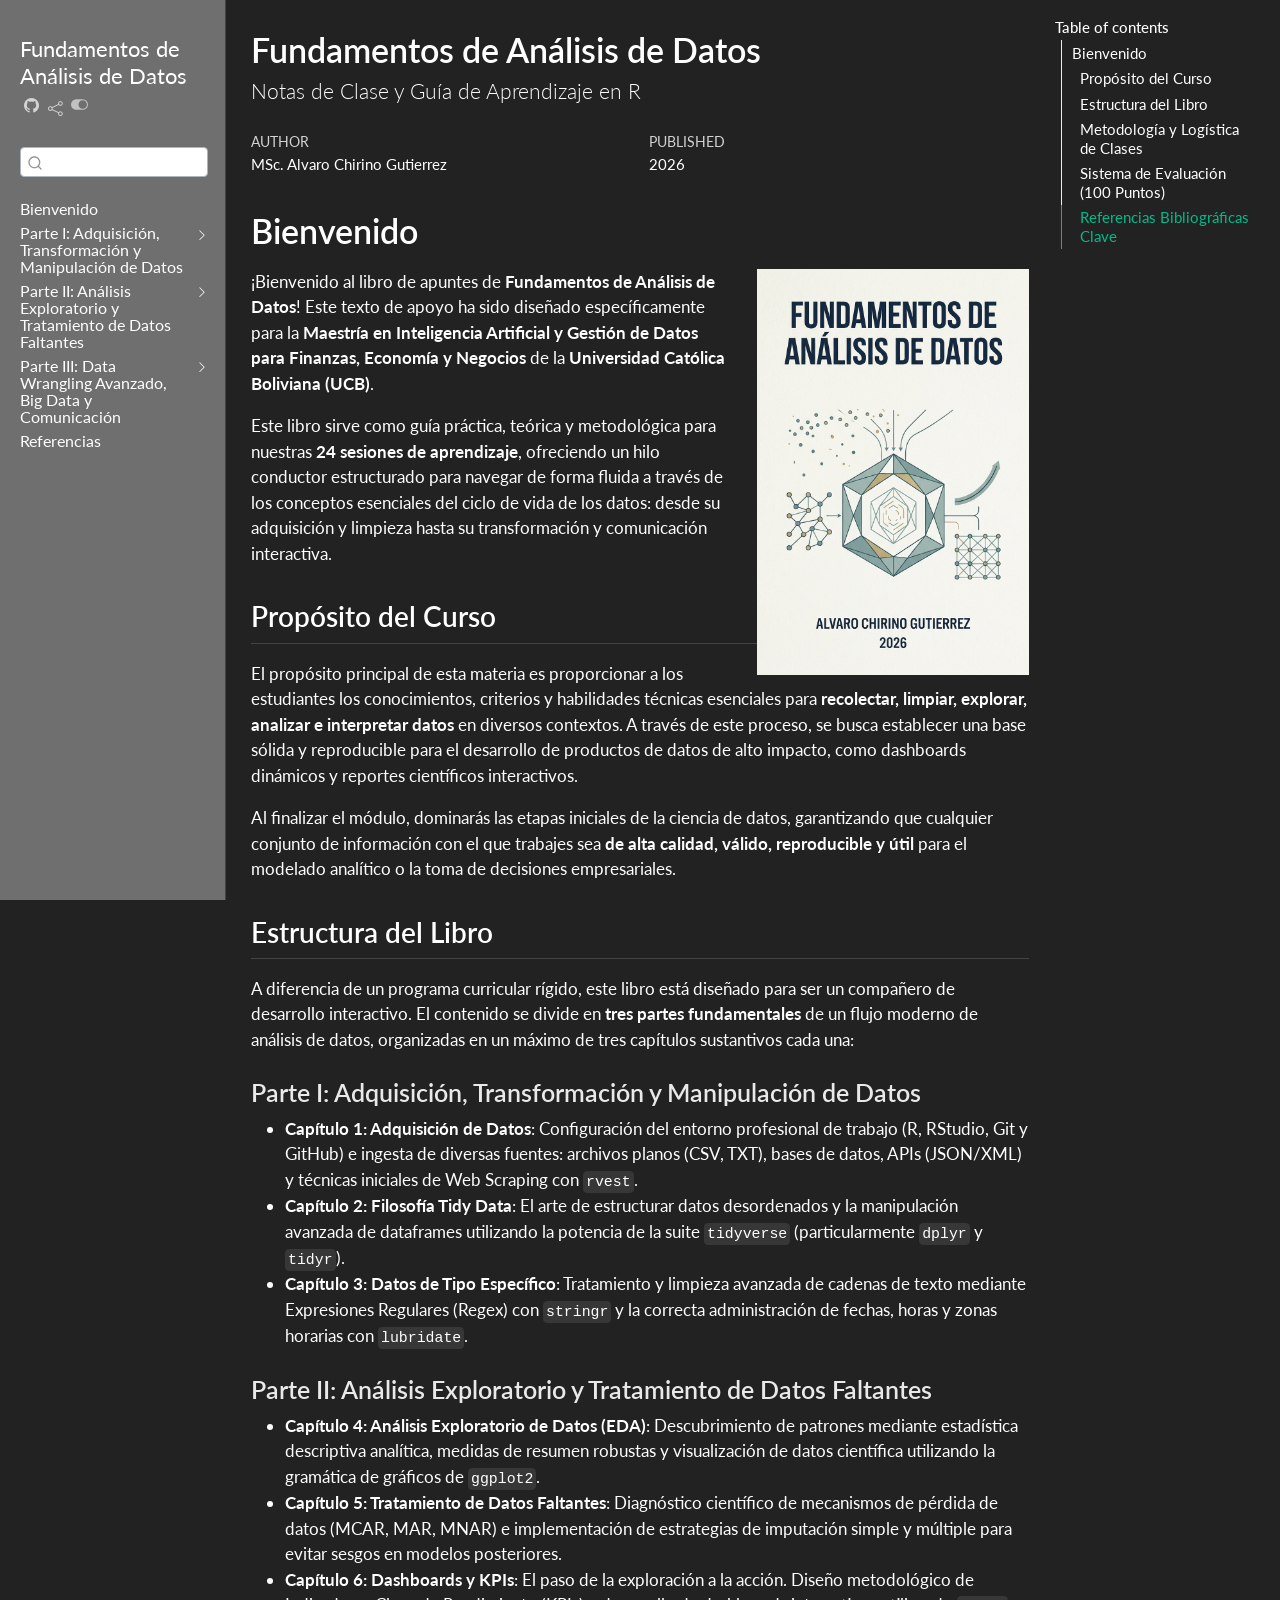
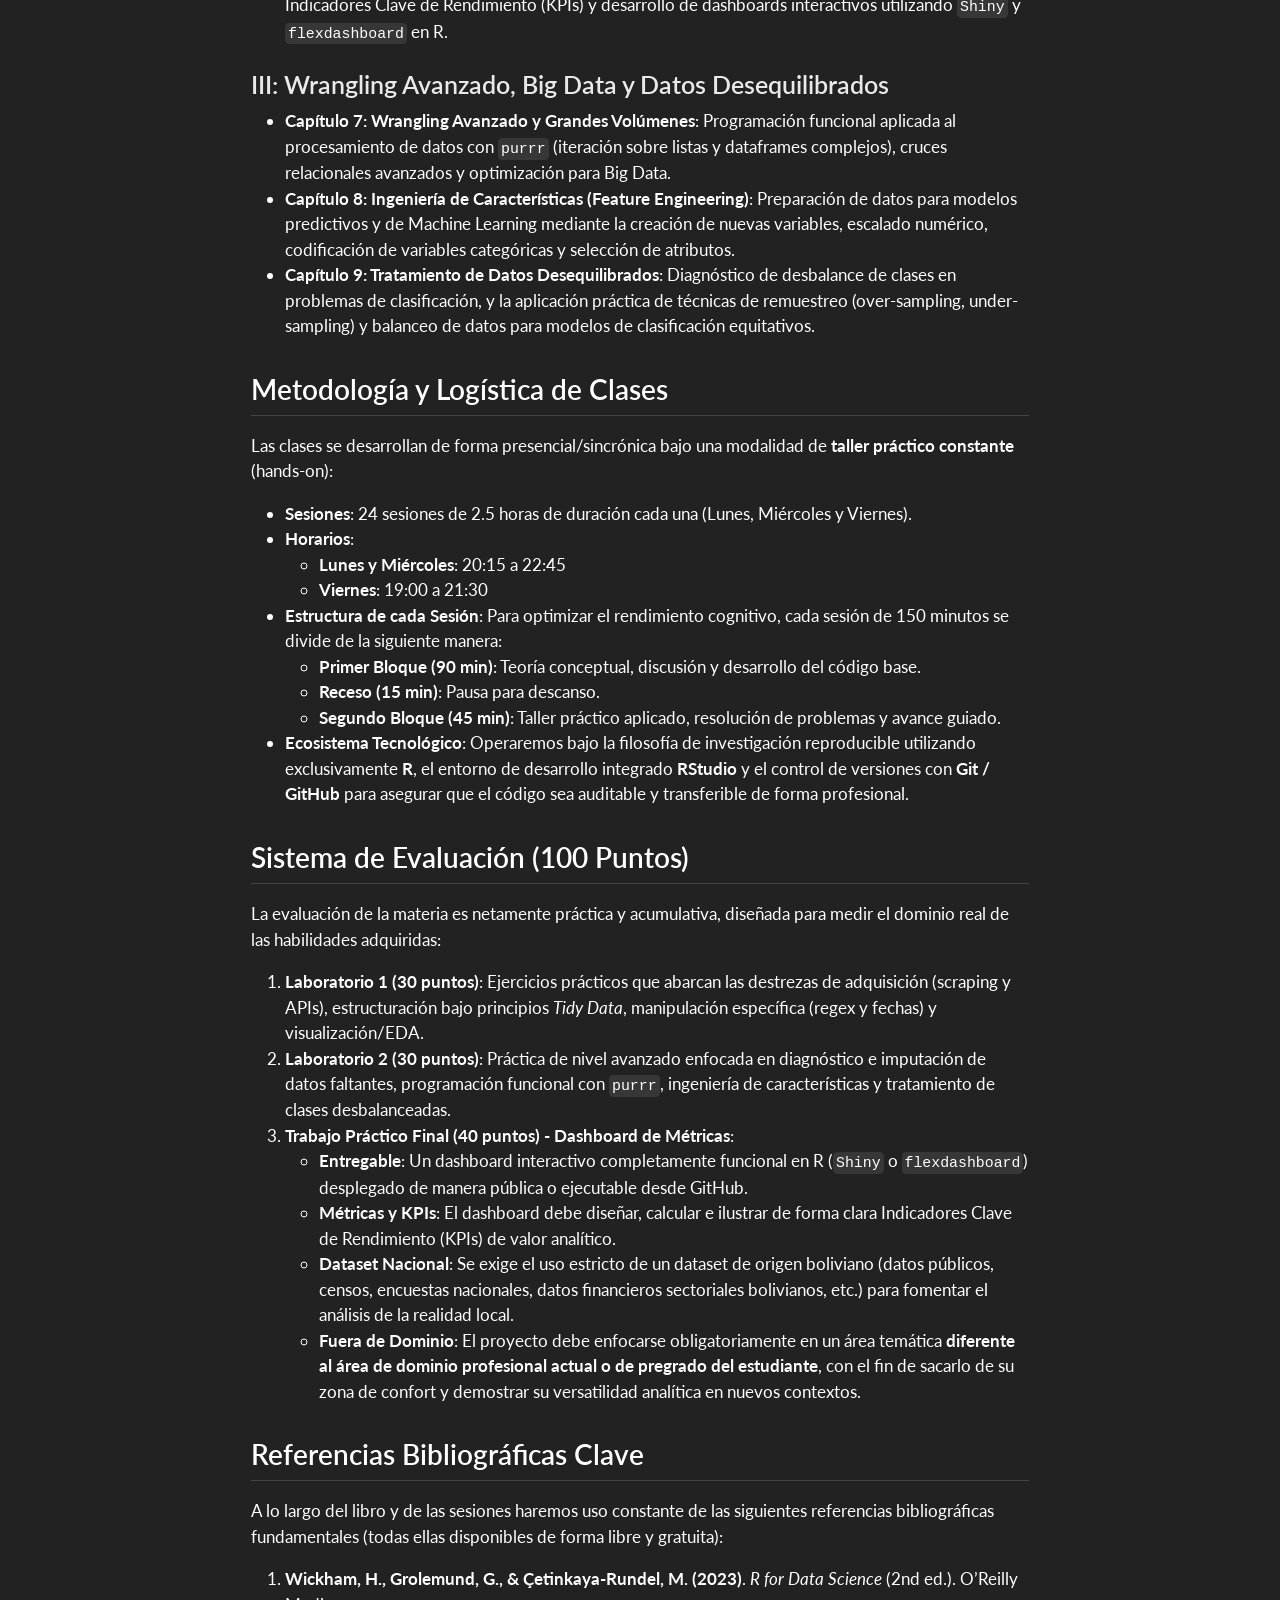
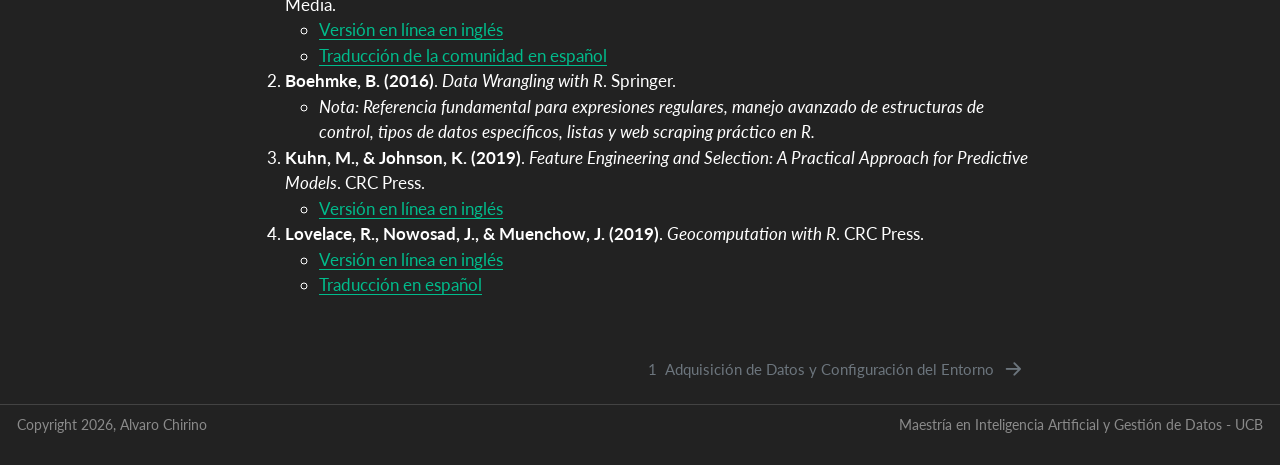
<file: _book/index.html>
<!DOCTYPE html>
<html xmlns="http://www.w3.org/1999/xhtml" lang="en" xml:lang="en"><head>

<meta charset="utf-8">
<meta name="generator" content="quarto-1.10.18">

<meta name="viewport" content="width=device-width, initial-scale=1.0, user-scalable=yes">

<meta name="author" content="MSc. Alvaro Chirino Gutierrez">
<meta name="dcterms.date" content="2026-01-01">

<title>Fundamentos de Análisis de Datos</title>
<style>
/* Default styles provided by pandoc.
** See https://pandoc.org/MANUAL.html#variables-for-html for config info.
*/
span.smallcaps{font-variant: small-caps;}
div.columns{display: flex; gap: 1.5em;}
div.column{flex: auto;}
@media screen {
div.columns{gap: min(4vw, 1.5em);}
div.column{overflow-x: auto;}
}
div.hanging-indent{margin-left: 1.5em; text-indent: -1.5em;}
ul.task-list{list-style: none;}
ul.task-list li input[type="checkbox"] {
  width: 0.8em;
  margin: 0 0.8em 0.2em -1em; /* quarto-specific, see https://github.com/quarto-dev/quarto-cli/issues/4556 */ 
  vertical-align: middle;
}
</style>


<script src="site_libs/quarto-nav/quarto-nav.js"></script>
<script src="site_libs/quarto-nav/headroom.min.js"></script>
<script src="site_libs/clipboard/clipboard.min.js"></script>
<script src="site_libs/quarto-search/autocomplete.umd.js"></script>
<script src="site_libs/quarto-search/fuse.min.js"></script>
<script src="site_libs/quarto-search/quarto-search.js"></script>
<meta name="quarto:offset" content="./">
<link href="./cap1-adquisicion.html" rel="next">
<script src="site_libs/quarto-html/quarto.js" type="module"></script>
<script src="site_libs/quarto-html/tabsets/tabsets.js" type="module"></script>
<script src="site_libs/quarto-html/popper.min.js"></script>
<script src="site_libs/quarto-html/tippy.umd.min.js"></script>
<script src="site_libs/quarto-html/anchor.min.js"></script>
<link href="site_libs/quarto-html/tippy.css" rel="stylesheet">
<link href="site_libs/quarto-html/quarto-syntax-highlighting-64a204ab8560d761af7679ceaba22944.css" rel="stylesheet" class="quarto-color-scheme" id="quarto-text-highlighting-styles">
<link href="site_libs/quarto-html/quarto-syntax-highlighting-dark-b85bc7c33db8c58e0ec93c3465666fed.css" rel="stylesheet" class="quarto-color-scheme quarto-color-alternate" id="quarto-text-highlighting-styles">
<script src="site_libs/bootstrap/bootstrap.min.js"></script>
<link href="site_libs/bootstrap/bootstrap-icons.css" rel="stylesheet">
<link href="site_libs/bootstrap/bootstrap-2815bcb3ca37e3cb0e324e4adf17580a.min.css" rel="stylesheet" append-hash="true" class="quarto-color-scheme" id="quarto-bootstrap" data-mode="light">
<link href="site_libs/bootstrap/bootstrap-dark-dbdc99282be6f8ab365cefe7450a57b3.min.css" rel="stylesheet" append-hash="true" class="quarto-color-scheme quarto-color-alternate" id="quarto-bootstrap" data-mode="dark">
<script id="quarto-search-options" type="application/json">{
  "location": "sidebar",
  "copy-button": false,
  "collapse-after": 3,
  "panel-placement": "start",
  "type": "textbox",
  "limit": 50,
  "keyboard-shortcut": [
    "f",
    "/",
    "s"
  ],
  "show-item-context": false,
  "language": {
    "search-no-results-text": "No results",
    "search-matching-documents-text": "matching documents",
    "search-copy-link-title": "Copy link to search",
    "search-hide-matches-text": "Hide additional matches",
    "search-more-match-text": "more match in this document",
    "search-more-matches-text": "more matches in this document",
    "search-clear-button-title": "Clear",
    "search-text-placeholder": "",
    "search-detached-cancel-button-title": "Cancel",
    "search-submit-button-title": "Submit",
    "search-label": "Search"
  }
}</script>


<meta name="twitter:title" content="Fundamentos de Análisis de Datos">
<meta name="twitter:description" content="Notas de Clase y Guía de Aprendizaje en R">
<meta name="twitter:image" content="https://alvarolimber.github.io/master_fad/_book/cover.jpg">
<meta name="twitter:card" content="summary_large_image">
</head>

<body class="nav-sidebar docked quarto-dark"><script id="quarto-html-before-body" type="application/javascript">
    const toggleBodyColorMode = (bsSheetEl) => {
      const mode = bsSheetEl.getAttribute("data-mode");
      const bodyEl = window.document.querySelector("body");
      if (mode === "dark") {
        bodyEl.classList.add("quarto-dark");
        bodyEl.classList.remove("quarto-light");
      } else {
        bodyEl.classList.add("quarto-light");
        bodyEl.classList.remove("quarto-dark");
      }
    }
    const toggleBodyColorPrimary = () => {
      const bsSheetEl = window.document.querySelector("link#quarto-bootstrap:not([rel=disabled-stylesheet])");
      if (bsSheetEl) {
        toggleBodyColorMode(bsSheetEl);
      }
    }
    const setColorSchemeToggle = (alternate) => {
      const toggles = window.document.querySelectorAll('.quarto-color-scheme-toggle');
      for (let i=0; i < toggles.length; i++) {
        const toggle = toggles[i];
        if (toggle) {
          if (alternate) {
            toggle.classList.add("alternate");
          } else {
            toggle.classList.remove("alternate");
          }
        }
      }
    };
    const toggleColorMode = (alternate) => {
      // Switch the stylesheets
      const primaryStylesheets = window.document.querySelectorAll('link.quarto-color-scheme:not(.quarto-color-alternate)');
      const alternateStylesheets = window.document.querySelectorAll('link.quarto-color-scheme.quarto-color-alternate');
      manageTransitions('#quarto-margin-sidebar .nav-link', false);
      if (alternate) {
        // note: dark is layered on light, we don't disable primary!
        enableStylesheet(alternateStylesheets);
        for (const sheetNode of alternateStylesheets) {
          if (sheetNode.id === "quarto-bootstrap") {
            toggleBodyColorMode(sheetNode);
          }
        }
      } else {
        disableStylesheet(alternateStylesheets);
        enableStylesheet(primaryStylesheets)
        toggleBodyColorPrimary();
      }
      manageTransitions('#quarto-margin-sidebar .nav-link', true);
      // Switch the toggles
      setColorSchemeToggle(alternate)
      // Hack to workaround the fact that safari doesn't
      // properly recolor the scrollbar when toggling (#1455)
      if (navigator.userAgent.indexOf('Safari') > 0 && navigator.userAgent.indexOf('Chrome') == -1) {
        manageTransitions("body", false);
        window.scrollTo(0, 1);
        setTimeout(() => {
          window.scrollTo(0, 0);
          manageTransitions("body", true);
        }, 40);
      }
    }
    const disableStylesheet = (stylesheets) => {
      for (let i=0; i < stylesheets.length; i++) {
        const stylesheet = stylesheets[i];
        stylesheet.rel = 'disabled-stylesheet';
      }
    }
    const enableStylesheet = (stylesheets) => {
      for (let i=0; i < stylesheets.length; i++) {
        const stylesheet = stylesheets[i];
        if(stylesheet.rel !== 'stylesheet') { // for Chrome, which will still FOUC without this check
          stylesheet.rel = 'stylesheet';
        }
      }
    }
    const manageTransitions = (selector, allowTransitions) => {
      const els = window.document.querySelectorAll(selector);
      for (let i=0; i < els.length; i++) {
        const el = els[i];
        if (allowTransitions) {
          el.classList.remove('notransition');
        } else {
          el.classList.add('notransition');
        }
      }
    }
    const isFileUrl = () => {
      return window.location.protocol === 'file:';
    }
    const hasAlternateSentinel = () => {
      let styleSentinel = getColorSchemeSentinel();
      if (styleSentinel !== null) {
        return styleSentinel === "alternate";
      } else {
        return false;
      }
    }
    const setStyleSentinel = (alternate) => {
      const value = alternate ? "alternate" : "default";
      if (!isFileUrl()) {
        window.localStorage.setItem("quarto-color-scheme", value);
      } else {
        localAlternateSentinel = value;
      }
    }
    const getColorSchemeSentinel = () => {
      if (!isFileUrl()) {
        const storageValue = window.localStorage.getItem("quarto-color-scheme");
        return storageValue != null ? storageValue : localAlternateSentinel;
      } else {
        return localAlternateSentinel;
      }
    }
    const toggleGiscusIfUsed = (isAlternate, darkModeDefault) => {
      const baseTheme = document.querySelector('#giscus-base-theme')?.value ?? 'light';
      const alternateTheme = document.querySelector('#giscus-alt-theme')?.value ?? 'dark';
      let newTheme = '';
      if(authorPrefersDark) {
        newTheme = isAlternate ? baseTheme : alternateTheme;
      } else {
        newTheme = isAlternate ? alternateTheme : baseTheme;
      }
      const changeGiscusTheme = () => {
        // From: https://github.com/giscus/giscus/issues/336
        const sendMessage = (message) => {
          const iframe = document.querySelector('iframe.giscus-frame');
          if (!iframe) return;
          iframe.contentWindow.postMessage({ giscus: message }, 'https://giscus.app');
        }
        sendMessage({
          setConfig: {
            theme: newTheme
          }
        });
      }
      const isGiscussLoaded = window.document.querySelector('iframe.giscus-frame') !== null;
      if (isGiscussLoaded) {
        changeGiscusTheme();
      }
    };
    const authorPrefersDark = true;
    const darkModeDefault = authorPrefersDark;
    let localAlternateSentinel = darkModeDefault ? 'alternate' : 'default';
    // Dark / light mode switch
    window.quartoToggleColorScheme = () => {
      // Read the current dark / light value
      let toAlternate = !hasAlternateSentinel();
      toggleColorMode(toAlternate);
      setStyleSentinel(toAlternate);
      toggleGiscusIfUsed(toAlternate, darkModeDefault);
      window.dispatchEvent(new Event('resize'));
    };
    // Switch to dark mode if need be
    if (hasAlternateSentinel()) {
      toggleColorMode(true);
    } else {
      toggleColorMode(false);
    }
  </script>

<div id="quarto-search-results"></div>
  <header id="quarto-header" class="headroom fixed-top">
  <nav class="quarto-secondary-nav">
    <div class="container-fluid d-flex">
      <button type="button" class="quarto-btn-toggle btn" data-bs-toggle="collapse" role="button" data-bs-target=".quarto-sidebar-collapse-item" aria-controls="quarto-sidebar" aria-expanded="false" aria-label="Toggle sidebar navigation" onclick="if (window.quartoToggleHeadroom) { window.quartoToggleHeadroom(); }">
        <i class="bi bi-layout-text-sidebar-reverse"></i>
      </button>
        <nav class="quarto-page-breadcrumbs" aria-label="breadcrumb"><ol class="breadcrumb"><li class="breadcrumb-item"><a href="./index.html">Bienvenido</a></li></ol></nav>
        <a class="flex-grow-1" role="navigation" data-bs-toggle="collapse" data-bs-target=".quarto-sidebar-collapse-item" aria-controls="quarto-sidebar" aria-expanded="false" aria-label="Toggle sidebar navigation" onclick="if (window.quartoToggleHeadroom) { window.quartoToggleHeadroom(); }">      
        </a>
      <button type="button" class="btn quarto-search-button" aria-label="Search" onclick="window.quartoOpenSearch();">
        <i class="bi bi-search"></i>
      </button>
    </div>
  </nav>
</header>
<!-- content -->
<div id="quarto-content" class="quarto-container page-columns page-rows-contents page-layout-article">
<!-- sidebar -->
  <nav id="quarto-sidebar" class="sidebar collapse collapse-horizontal quarto-sidebar-collapse-item sidebar-navigation docked overflow-auto">
    <div class="pt-lg-2 mt-2 text-left sidebar-header">
    <div class="sidebar-title mb-0 py-0">
      <a href="./">Fundamentos de Análisis de Datos</a> 
        <div class="sidebar-tools-main tools-wide">
    <a href="https://github.com/master_fad/" title="Source Code" class="quarto-navigation-tool px-1" aria-label="Source Code"><i class="bi bi-github"></i></a>
    <div class="dropdown">
      <a href="" title="Share" id="quarto-navigation-tool-dropdown-0" class="quarto-navigation-tool dropdown-toggle px-1" data-bs-toggle="dropdown" aria-expanded="false" role="link" aria-label="Share"><i class="bi bi-share"></i></a>
      <ul class="dropdown-menu" aria-labelledby="quarto-navigation-tool-dropdown-0">
          <li>
            <a class="dropdown-item sidebar-tools-main-item" href="https://twitter.com/intent/tweet?url=|url|">
              <i class="bi bi-twitter pe-1"></i>
            Twitter
            </a>
          </li>
          <li>
            <a class="dropdown-item sidebar-tools-main-item" href="https://www.facebook.com/sharer/sharer.php?u=|url|">
              <i class="bi bi-facebook pe-1"></i>
            Facebook
            </a>
          </li>
      </ul>
    </div>
  <a href="" class="quarto-color-scheme-toggle quarto-navigation-tool  px-1" onclick="window.quartoToggleColorScheme(); return false;" title="Toggle dark mode"><i class="bi"></i></a>
</div>
    </div>
      </div>
        <div class="mt-2 flex-shrink-0 align-items-center">
        <div class="sidebar-search">
        <div id="quarto-search" class="" title="Search"></div>
        </div>
        </div>
    <div class="sidebar-menu-container"> 
    <ul class="list-unstyled mt-1">
        <li class="sidebar-item">
  <div class="sidebar-item-container"> 
  <a href="./index.html" class="sidebar-item-text sidebar-link active">
 <span class="menu-text">Bienvenido</span></a>
  </div>
</li>
        <li class="sidebar-item sidebar-item-section">
      <div class="sidebar-item-container"> 
            <a class="sidebar-item-text sidebar-link text-start collapsed" data-bs-toggle="collapse" data-bs-target="#quarto-sidebar-section-1" role="navigation" aria-expanded="false">
 <span class="menu-text">Parte I: Adquisición, Transformación y Manipulación de Datos</span></a>
          <a class="sidebar-item-toggle text-start collapsed" data-bs-toggle="collapse" data-bs-target="#quarto-sidebar-section-1" role="navigation" aria-expanded="false" aria-label="Toggle section">
            <i class="bi bi-chevron-right ms-2"></i>
          </a> 
      </div>
      <ul id="quarto-sidebar-section-1" class="collapse list-unstyled sidebar-section depth1 ">  
          <li class="sidebar-item">
  <div class="sidebar-item-container"> 
  <a href="./cap1-adquisicion.html" class="sidebar-item-text sidebar-link">
 <span class="menu-text"><span class="chapter-number">1</span>&nbsp; <span class="chapter-title">Adquisición de Datos y Configuración del Entorno</span></span></a>
  </div>
</li>
          <li class="sidebar-item">
  <div class="sidebar-item-container"> 
  <a href="./cap2-tidy-data.html" class="sidebar-item-text sidebar-link">
 <span class="menu-text"><span class="chapter-number">2</span>&nbsp; <span class="chapter-title">Filosofía Tidy Data, Calidad de Datos y Manipulación Tabular</span></span></a>
  </div>
</li>
          <li class="sidebar-item">
  <div class="sidebar-item-container"> 
  <a href="./cap3-datos-especificos.html" class="sidebar-item-text sidebar-link">
 <span class="menu-text"><span class="chapter-number">3</span>&nbsp; <span class="chapter-title">Datos de Tipo Específico: Cadenas de Texto y Fechas</span></span></a>
  </div>
</li>
      </ul>
  </li>
        <li class="sidebar-item sidebar-item-section">
      <div class="sidebar-item-container"> 
            <a class="sidebar-item-text sidebar-link text-start collapsed" data-bs-toggle="collapse" data-bs-target="#quarto-sidebar-section-2" role="navigation" aria-expanded="false">
 <span class="menu-text">Parte II: Análisis Exploratorio y Tratamiento de Datos Faltantes</span></a>
          <a class="sidebar-item-toggle text-start collapsed" data-bs-toggle="collapse" data-bs-target="#quarto-sidebar-section-2" role="navigation" aria-expanded="false" aria-label="Toggle section">
            <i class="bi bi-chevron-right ms-2"></i>
          </a> 
      </div>
      <ul id="quarto-sidebar-section-2" class="collapse list-unstyled sidebar-section depth1 ">  
          <li class="sidebar-item">
  <div class="sidebar-item-container"> 
  <a href="./cap4-eda-visualizacion.html" class="sidebar-item-text sidebar-link">
 <span class="menu-text">Análisis Exploratorio de Datos: Medidas Estadísticas y Visualización</span></a>
  </div>
</li>
          <li class="sidebar-item">
  <div class="sidebar-item-container"> 
  <a href="./cap5-datos-faltantes.html" class="sidebar-item-text sidebar-link">
 <span class="menu-text">Tratamiento de Datos Faltantes: Diagnóstico y Técnicas Iniciales</span></a>
  </div>
</li>
      </ul>
  </li>
        <li class="sidebar-item sidebar-item-section">
      <div class="sidebar-item-container"> 
            <a class="sidebar-item-text sidebar-link text-start collapsed" data-bs-toggle="collapse" data-bs-target="#quarto-sidebar-section-3" role="navigation" aria-expanded="false">
 <span class="menu-text">Parte III: Data Wrangling Avanzado, Big Data y Comunicación</span></a>
          <a class="sidebar-item-toggle text-start collapsed" data-bs-toggle="collapse" data-bs-target="#quarto-sidebar-section-3" role="navigation" aria-expanded="false" aria-label="Toggle section">
            <i class="bi bi-chevron-right ms-2"></i>
          </a> 
      </div>
      <ul id="quarto-sidebar-section-3" class="collapse list-unstyled sidebar-section depth1 ">  
          <li class="sidebar-item">
  <div class="sidebar-item-container"> 
  <a href="./cap6-wrangling-avanzado.html" class="sidebar-item-text sidebar-link">
 <span class="menu-text">Data Wrangling Avanzado, Programación Funcional y Valores Atípicos</span></a>
  </div>
</li>
          <li class="sidebar-item">
  <div class="sidebar-item-container"> 
  <a href="./cap7-ingenieria_variables.html" class="sidebar-item-text sidebar-link">
 <span class="menu-text"><span class="chapter-number">4</span>&nbsp; <span class="chapter-title">Ingeniería de Características: Creación, Transformación y Codificación de Atributos</span></span></a>
  </div>
</li>
          <li class="sidebar-item">
  <div class="sidebar-item-container"> 
  <a href="./cap9-dashboards-kpis.html" class="sidebar-item-text sidebar-link">
 <span class="menu-text">Dashboards e Indicadores Clave (KPIs)</span></a>
  </div>
</li>
      </ul>
  </li>
        <li class="sidebar-item">
  <div class="sidebar-item-container"> 
  <a href="./references.html" class="sidebar-item-text sidebar-link">
 <span class="menu-text">Referencias</span></a>
  </div>
</li>
    </ul>
    </div>
</nav>
<div id="quarto-sidebar-glass" class="quarto-sidebar-collapse-item" data-bs-toggle="collapse" data-bs-target=".quarto-sidebar-collapse-item"></div>
<!-- margin-sidebar -->
    <div id="quarto-margin-sidebar" class="sidebar margin-sidebar">
        <nav id="TOC" role="doc-toc" class="toc-active">
    <h2 id="toc-title">Table of contents</h2>
   
  <ul>
  <li><a href="#bienvenido" id="toc-bienvenido" class="nav-link active" data-scroll-target="#bienvenido">Bienvenido</a>
  <ul class="collapse">
  <li><a href="#propósito-del-curso" id="toc-propósito-del-curso" class="nav-link" data-scroll-target="#propósito-del-curso">Propósito del Curso</a></li>
  <li><a href="#estructura-del-libro" id="toc-estructura-del-libro" class="nav-link" data-scroll-target="#estructura-del-libro">Estructura del Libro</a>
  <ul class="collapse">
  <li><a href="#parte-i-adquisición-transformación-y-manipulación-de-datos" id="toc-parte-i-adquisición-transformación-y-manipulación-de-datos" class="nav-link" data-scroll-target="#parte-i-adquisición-transformación-y-manipulación-de-datos">Parte I: Adquisición, Transformación y Manipulación de Datos</a></li>
  <li><a href="#parte-ii-análisis-exploratorio-y-tratamiento-de-datos-faltantes" id="toc-parte-ii-análisis-exploratorio-y-tratamiento-de-datos-faltantes" class="nav-link" data-scroll-target="#parte-ii-análisis-exploratorio-y-tratamiento-de-datos-faltantes">Parte II: Análisis Exploratorio y Tratamiento de Datos Faltantes</a></li>
  <li><a href="#iii-wrangling-avanzado-big-data-y-datos-desequilibrados" id="toc-iii-wrangling-avanzado-big-data-y-datos-desequilibrados" class="nav-link" data-scroll-target="#iii-wrangling-avanzado-big-data-y-datos-desequilibrados">III: Wrangling Avanzado, Big Data y Datos Desequilibrados</a></li>
  </ul></li>
  <li><a href="#metodología-y-logística-de-clases" id="toc-metodología-y-logística-de-clases" class="nav-link" data-scroll-target="#metodología-y-logística-de-clases">Metodología y Logística de Clases</a></li>
  <li><a href="#sistema-de-evaluación-100-puntos" id="toc-sistema-de-evaluación-100-puntos" class="nav-link" data-scroll-target="#sistema-de-evaluación-100-puntos">Sistema de Evaluación (100 Puntos)</a></li>
  <li><a href="#referencias-bibliográficas-clave" id="toc-referencias-bibliográficas-clave" class="nav-link" data-scroll-target="#referencias-bibliográficas-clave">Referencias Bibliográficas Clave</a></li>
  </ul></li>
  </ul>
</nav>
    </div>
<!-- main -->
<main class="content" id="quarto-document-content">


<header id="title-block-header" class="quarto-title-block default">
<div class="quarto-title">
<h1 class="title">Fundamentos de Análisis de Datos</h1>
<p class="subtitle lead">Notas de Clase y Guía de Aprendizaje en R</p>
</div>



<div class="quarto-title-meta">

    <div>
    <div class="quarto-title-meta-heading">Author</div>
    <div class="quarto-title-meta-contents">
             <p>MSc. Alvaro Chirino Gutierrez </p>
          </div>
  </div>
    
    <div>
    <div class="quarto-title-meta-heading">Published</div>
    <div class="quarto-title-meta-contents">
      <p class="date">2026</p>
    </div>
  </div>
  
    
  </div>
  


</header>



<section id="bienvenido" class="level1 unnumbered">
<h1 class="unnumbered">Bienvenido</h1><p><img src="cover.jpg" title="Fundamentos de Análisis de Datos" class="quarto-cover-image nolightbox img-fluid"></p>
<p>¡Bienvenido al libro de apuntes de <strong>Fundamentos de Análisis de Datos</strong>! Este texto de apoyo ha sido diseñado específicamente para la <strong>Maestría en Inteligencia Artificial y Gestión de Datos para Finanzas, Economía y Negocios</strong> de la <strong>Universidad Católica Boliviana (UCB)</strong>.</p>
<p>Este libro sirve como guía práctica, teórica y metodológica para nuestras <strong>24 sesiones de aprendizaje</strong>, ofreciendo un hilo conductor estructurado para navegar de forma fluida a través de los conceptos esenciales del ciclo de vida de los datos: desde su adquisición y limpieza hasta su transformación y comunicación interactiva.</p>
<section id="propósito-del-curso" class="level2">
<h2 class="anchored" data-anchor-id="propósito-del-curso">Propósito del Curso</h2>
<p>El propósito principal de esta materia es proporcionar a los estudiantes los conocimientos, criterios y habilidades técnicas esenciales para <strong>recolectar, limpiar, explorar, analizar e interpretar datos</strong> en diversos contextos. A través de este proceso, se busca establecer una base sólida y reproducible para el desarrollo de productos de datos de alto impacto, como dashboards dinámicos y reportes científicos interactivos.</p>
<p>Al finalizar el módulo, dominarás las etapas iniciales de la ciencia de datos, garantizando que cualquier conjunto de información con el que trabajes sea <strong>de alta calidad, válido, reproducible y útil</strong> para el modelado analítico o la toma de decisiones empresariales.</p>
</section>
<section id="estructura-del-libro" class="level2">
<h2 class="anchored" data-anchor-id="estructura-del-libro">Estructura del Libro</h2>
<p>A diferencia de un programa curricular rígido, este libro está diseñado para ser un compañero de desarrollo interactivo. El contenido se divide en <strong>tres partes fundamentales</strong> de un flujo moderno de análisis de datos, organizadas en un máximo de tres capítulos sustantivos cada una:</p>
<section id="parte-i-adquisición-transformación-y-manipulación-de-datos" class="level3">
<h3 class="anchored" data-anchor-id="parte-i-adquisición-transformación-y-manipulación-de-datos">Parte I: Adquisición, Transformación y Manipulación de Datos</h3>
<ul>
<li><strong>Capítulo 1: Adquisición de Datos</strong>: Configuración del entorno profesional de trabajo (R, RStudio, Git y GitHub) e ingesta de diversas fuentes: archivos planos (CSV, TXT), bases de datos, APIs (JSON/XML) y técnicas iniciales de Web Scraping con <code>rvest</code>.</li>
<li><strong>Capítulo 2: Filosofía Tidy Data</strong>: El arte de estructurar datos desordenados y la manipulación avanzada de dataframes utilizando la potencia de la suite <code>tidyverse</code> (particularmente <code>dplyr</code> y <code>tidyr</code>).</li>
<li><strong>Capítulo 3: Datos de Tipo Específico</strong>: Tratamiento y limpieza avanzada de cadenas de texto mediante Expresiones Regulares (Regex) con <code>stringr</code> y la correcta administración de fechas, horas y zonas horarias con <code>lubridate</code>.</li>
</ul>
</section>
<section id="parte-ii-análisis-exploratorio-y-tratamiento-de-datos-faltantes" class="level3">
<h3 class="anchored" data-anchor-id="parte-ii-análisis-exploratorio-y-tratamiento-de-datos-faltantes">Parte II: Análisis Exploratorio y Tratamiento de Datos Faltantes</h3>
<ul>
<li><strong>Capítulo 4: Análisis Exploratorio de Datos (EDA)</strong>: Descubrimiento de patrones mediante estadística descriptiva analítica, medidas de resumen robustas y visualización de datos científica utilizando la gramática de gráficos de <code>ggplot2</code>.</li>
<li><strong>Capítulo 5: Tratamiento de Datos Faltantes</strong>: Diagnóstico científico de mecanismos de pérdida de datos (MCAR, MAR, MNAR) e implementación de estrategias de imputación simple y múltiple para evitar sesgos en modelos posteriores.</li>
<li><strong>Capítulo 6: Dashboards y KPIs</strong>: El paso de la exploración a la acción. Diseño metodológico de Indicadores Clave de Rendimiento (KPIs) y desarrollo de dashboards interactivos utilizando <code>Shiny</code> y <code>flexdashboard</code> en R.</li>
</ul>
</section>
<section id="iii-wrangling-avanzado-big-data-y-datos-desequilibrados" class="level3">
<h3 class="anchored" data-anchor-id="iii-wrangling-avanzado-big-data-y-datos-desequilibrados">III: Wrangling Avanzado, Big Data y Datos Desequilibrados</h3>
<ul>
<li><strong>Capítulo 7: Wrangling Avanzado y Grandes Volúmenes</strong>: Programación funcional aplicada al procesamiento de datos con <code>purrr</code> (iteración sobre listas y dataframes complejos), cruces relacionales avanzados y optimización para Big Data.</li>
<li><strong>Capítulo 8: Ingeniería de Características (Feature Engineering)</strong>: Preparación de datos para modelos predictivos y de Machine Learning mediante la creación de nuevas variables, escalado numérico, codificación de variables categóricas y selección de atributos.</li>
<li><strong>Capítulo 9: Tratamiento de Datos Desequilibrados</strong>: Diagnóstico de desbalance de clases en problemas de clasificación, y la aplicación práctica de técnicas de remuestreo (over-sampling, under-sampling) y balanceo de datos para modelos de clasificación equitativos.</li>
</ul>
</section>
</section>
<section id="metodología-y-logística-de-clases" class="level2">
<h2 class="anchored" data-anchor-id="metodología-y-logística-de-clases">Metodología y Logística de Clases</h2>
<p>Las clases se desarrollan de forma presencial/sincrónica bajo una modalidad de <strong>taller práctico constante</strong> (hands-on):</p>
<ul>
<li><strong>Sesiones</strong>: 24 sesiones de 2.5 horas de duración cada una (Lunes, Miércoles y Viernes).</li>
<li><strong>Horarios</strong>:
<ul>
<li><strong>Lunes y Miércoles</strong>: 20:15 a 22:45</li>
<li><strong>Viernes</strong>: 19:00 a 21:30</li>
</ul></li>
<li><strong>Estructura de cada Sesión</strong>: Para optimizar el rendimiento cognitivo, cada sesión de 150 minutos se divide de la siguiente manera:
<ul>
<li><strong>Primer Bloque (90 min)</strong>: Teoría conceptual, discusión y desarrollo del código base.</li>
<li><strong>Receso (15 min)</strong>: Pausa para descanso.</li>
<li><strong>Segundo Bloque (45 min)</strong>: Taller práctico aplicado, resolución de problemas y avance guiado.</li>
</ul></li>
<li><strong>Ecosistema Tecnológico</strong>: Operaremos bajo la filosofía de investigación reproducible utilizando exclusivamente <strong>R</strong>, el entorno de desarrollo integrado <strong>RStudio</strong> y el control de versiones con <strong>Git / GitHub</strong> para asegurar que el código sea auditable y transferible de forma profesional.</li>
</ul>
</section>
<section id="sistema-de-evaluación-100-puntos" class="level2">
<h2 class="anchored" data-anchor-id="sistema-de-evaluación-100-puntos">Sistema de Evaluación (100 Puntos)</h2>
<p>La evaluación de la materia es netamente práctica y acumulativa, diseñada para medir el dominio real de las habilidades adquiridas:</p>
<ol type="1">
<li><strong>Laboratorio 1 (30 puntos)</strong>: Ejercicios prácticos que abarcan las destrezas de adquisición (scraping y APIs), estructuración bajo principios <em>Tidy Data</em>, manipulación específica (regex y fechas) y visualización/EDA.</li>
<li><strong>Laboratorio 2 (30 puntos)</strong>: Práctica de nivel avanzado enfocada en diagnóstico e imputación de datos faltantes, programación funcional con <code>purrr</code>, ingeniería de características y tratamiento de clases desbalanceadas.</li>
<li><strong>Trabajo Práctico Final (40 puntos) - Dashboard de Métricas</strong>:
<ul>
<li><strong>Entregable</strong>: Un dashboard interactivo completamente funcional en R (<code>Shiny</code> o <code>flexdashboard</code>) desplegado de manera pública o ejecutable desde GitHub.</li>
<li><strong>Métricas y KPIs</strong>: El dashboard debe diseñar, calcular e ilustrar de forma clara Indicadores Clave de Rendimiento (KPIs) de valor analítico.</li>
<li><strong>Dataset Nacional</strong>: Se exige el uso estricto de un dataset de origen boliviano (datos públicos, censos, encuestas nacionales, datos financieros sectoriales bolivianos, etc.) para fomentar el análisis de la realidad local.</li>
<li><strong>Fuera de Dominio</strong>: El proyecto debe enfocarse obligatoriamente en un área temática <strong>diferente al área de dominio profesional actual o de pregrado del estudiante</strong>, con el fin de sacarlo de su zona de confort y demostrar su versatilidad analítica en nuevos contextos.</li>
</ul></li>
</ol>
</section>
<section id="referencias-bibliográficas-clave" class="level2">
<h2 class="anchored" data-anchor-id="referencias-bibliográficas-clave">Referencias Bibliográficas Clave</h2>
<p>A lo largo del libro y de las sesiones haremos uso constante de las siguientes referencias bibliográficas fundamentales (todas ellas disponibles de forma libre y gratuita):</p>
<ol type="1">
<li><strong>Wickham, H., Grolemund, G., &amp; Çetinkaya-Rundel, M. (2023)</strong>. <em>R for Data Science</em> (2nd ed.). O’Reilly Media.
<ul>
<li><a href="https://r4ds.hadley.nz/">Versión en línea en inglés</a></li>
<li><a href="https://davidrsch.github.io/r4ds-es/">Traducción de la comunidad en español</a></li>
</ul></li>
<li><strong>Boehmke, B. (2016)</strong>. <em>Data Wrangling with R</em>. Springer.
<ul>
<li><em>Nota: Referencia fundamental para expresiones regulares, manejo avanzado de estructuras de control, tipos de datos específicos, listas y web scraping práctico en R.</em></li>
</ul></li>
<li><strong>Kuhn, M., &amp; Johnson, K. (2019)</strong>. <em>Feature Engineering and Selection: A Practical Approach for Predictive Models</em>. CRC Press.
<ul>
<li><a href="https://bookdown.org/max/FES/">Versión en línea en inglés</a></li>
</ul></li>
<li><strong>Lovelace, R., Nowosad, J., &amp; Muenchow, J. (2019)</strong>. <em>Geocomputation with R</em>. CRC Press.
<ul>
<li><a href="https://geocompr.robinlovelace.net/">Versión en línea en inglés</a></li>
<li><a href="https://r.geocompx.org/es/">Traducción en español</a></li>
</ul></li>
</ol>


</section>
</section>

</main> <!-- /main -->
<script id="quarto-html-after-body" type="application/javascript">
  window.document.addEventListener("DOMContentLoaded", function (event) {
    // Ensure there is a toggle, if there isn't float one in the top right
    if (window.document.querySelector('.quarto-color-scheme-toggle') === null) {
      const a = window.document.createElement('a');
      a.classList.add('top-right');
      a.classList.add('quarto-color-scheme-toggle');
      a.href = "";
      a.onclick = function() { try { window.quartoToggleColorScheme(); } catch {} return false; };
      const i = window.document.createElement("i");
      i.classList.add('bi');
      a.appendChild(i);
      window.document.body.appendChild(a);
    }
    setColorSchemeToggle(hasAlternateSentinel())
    const icon = "";
    const anchorJS = new window.AnchorJS();
    anchorJS.options = {
      placement: 'right',
      icon: icon
    };
    anchorJS.add('.anchored');
    const isCodeAnnotation = (el) => {
      for (const clz of el.classList) {
        if (clz.startsWith('code-annotation-')) {                     
          return true;
        }
      }
      return false;
    }
    const onCopySuccess = function(e) {
      // button target
      const button = e.trigger;
      // don't keep focus
      button.blur();
      // flash "checked"
      button.classList.add('code-copy-button-checked');
      var currentTitle = button.getAttribute("title");
      button.setAttribute("title", "Copied!");
      let tooltip;
      if (window.bootstrap) {
        button.setAttribute("data-bs-toggle", "tooltip");
        button.setAttribute("data-bs-placement", "left");
        button.setAttribute("data-bs-title", "Copied!");
        tooltip = new bootstrap.Tooltip(button, 
          { trigger: "manual", 
            customClass: "code-copy-button-tooltip",
            offset: [0, -8]});
        tooltip.show();    
      }
      setTimeout(function() {
        if (tooltip) {
          tooltip.hide();
          button.removeAttribute("data-bs-title");
          button.removeAttribute("data-bs-toggle");
          button.removeAttribute("data-bs-placement");
        }
        button.setAttribute("title", currentTitle);
        button.classList.remove('code-copy-button-checked');
      }, 1000);
      // clear code selection
      e.clearSelection();
    }
    const getTextToCopy = function(trigger) {
      const outerScaffold = trigger.parentElement.cloneNode(true);
      const codeEl = outerScaffold.querySelector('code');
      for (const childEl of codeEl.children) {
        if (isCodeAnnotation(childEl)) {
          childEl.remove();
        }
      }
      return codeEl.innerText;
    }
    const clipboard = new window.ClipboardJS('.code-copy-button:not([data-in-quarto-modal])', {
      text: getTextToCopy
    });
    clipboard.on('success', onCopySuccess);
    if (window.document.getElementById('quarto-embedded-source-code-modal')) {
      const clipboardModal = new window.ClipboardJS('.code-copy-button[data-in-quarto-modal]', {
        text: getTextToCopy,
        container: window.document.getElementById('quarto-embedded-source-code-modal')
      });
      clipboardModal.on('success', onCopySuccess);
    }
      var localhostRegex = new RegExp(/^(?:http|https):\/\/localhost\:?[0-9]*\//);
      var mailtoRegex = new RegExp(/^mailto:/);
        var filterRegex = new RegExp("https:\/\/alvarolimber\.github\.io\/master_fad\/_book");
      var isInternal = (href) => {
          return filterRegex.test(href) || localhostRegex.test(href) || mailtoRegex.test(href);
      }
      // Inspect non-navigation links and adorn them if external
     var links = window.document.querySelectorAll('a[href]:not(.nav-link):not(.navbar-brand):not(.toc-action):not(.sidebar-link):not(.sidebar-item-toggle):not(.pagination-link):not(.no-external):not([aria-hidden]):not(.dropdown-item):not(.quarto-navigation-tool):not(.about-link)');
      for (var i=0; i<links.length; i++) {
        const link = links[i];
        if (!isInternal(link.href)) {
          // undo the damage that might have been done by quarto-nav.js in the case of
          // links that we want to consider external
          if (link.dataset.originalHref !== undefined) {
            link.href = link.dataset.originalHref;
          }
        }
      }
    function tippyHover(el, contentFn, onTriggerFn, onUntriggerFn) {
      const config = {
        allowHTML: true,
        maxWidth: 500,
        delay: 100,
        arrow: false,
        appendTo: function(el) {
            return el.parentElement;
        },
        interactive: true,
        interactiveBorder: 10,
        theme: 'quarto',
        placement: 'bottom-start',
      };
      if (contentFn) {
        config.content = contentFn;
      }
      if (onTriggerFn) {
        config.onTrigger = onTriggerFn;
      }
      if (onUntriggerFn) {
        config.onUntrigger = onUntriggerFn;
      }
      window.tippy(el, config); 
    }
    const noterefs = window.document.querySelectorAll('a[role="doc-noteref"]');
    for (var i=0; i<noterefs.length; i++) {
      const ref = noterefs[i];
      tippyHover(ref, function() {
        // use id or data attribute instead here
        let href = ref.getAttribute('data-footnote-href') || ref.getAttribute('href');
        try { href = new URL(href).hash; } catch {}
        const id = href.replace(/^#\/?/, "");
        const note = window.document.getElementById(id);
        if (note) {
          return note.innerHTML;
        } else {
          return "";
        }
      });
    }
    const xrefs = window.document.querySelectorAll('a.quarto-xref');
    const processXRef = (id, note) => {
      // Strip column container classes
      const stripColumnClz = (el) => {
        el.classList.remove("page-full", "page-columns");
        if (el.children) {
          for (const child of el.children) {
            stripColumnClz(child);
          }
        }
      }
      stripColumnClz(note)
      if (id === null || id.startsWith('sec-')) {
        // Special case sections, only their first couple elements
        const container = document.createElement("div");
        if (note.children && note.children.length > 2) {
          container.appendChild(note.children[0].cloneNode(true));
          for (let i = 1; i < note.children.length; i++) {
            const child = note.children[i];
            if (child.tagName === "P" && child.innerText === "") {
              continue;
            } else {
              container.appendChild(child.cloneNode(true));
              break;
            }
          }
          if (window.Quarto?.typesetMath) {
            window.Quarto.typesetMath(container);
          }
          return container.innerHTML
        } else {
          if (window.Quarto?.typesetMath) {
            window.Quarto.typesetMath(note);
          }
          return note.innerHTML;
        }
      } else {
        // Remove any anchor links if they are present
        const anchorLink = note.querySelector('a.anchorjs-link');
        if (anchorLink) {
          anchorLink.remove();
        }
        if (window.Quarto?.typesetMath) {
          window.Quarto.typesetMath(note);
        }
        if (note.classList.contains("callout")) {
          return note.outerHTML;
        } else {
          return note.innerHTML;
        }
      }
    }
    for (var i=0; i<xrefs.length; i++) {
      const xref = xrefs[i];
      tippyHover(xref, undefined, function(instance) {
        instance.disable();
        let url = xref.getAttribute('href');
        let hash = undefined; 
        if (url.startsWith('#')) {
          hash = url;
        } else {
          try { hash = new URL(url).hash; } catch {}
        }
        if (hash) {
          const id = hash.replace(/^#\/?/, "");
          const note = window.document.getElementById(id);
          if (note !== null) {
            try {
              const html = processXRef(id, note.cloneNode(true));
              instance.setContent(html);
            } finally {
              instance.enable();
              instance.show();
            }
          } else {
            // See if we can fetch this
            fetch(url.split('#')[0])
            .then(res => res.text())
            .then(html => {
              const parser = new DOMParser();
              const htmlDoc = parser.parseFromString(html, "text/html");
              const note = htmlDoc.getElementById(id);
              if (note !== null) {
                const html = processXRef(id, note);
                instance.setContent(html);
              } 
            }).finally(() => {
              instance.enable();
              instance.show();
            });
          }
        } else {
          // See if we can fetch a full url (with no hash to target)
          // This is a special case and we should probably do some content thinning / targeting
          fetch(url)
          .then(res => res.text())
          .then(html => {
            const parser = new DOMParser();
            const htmlDoc = parser.parseFromString(html, "text/html");
            const note = htmlDoc.querySelector('main.content');
            if (note !== null) {
              // This should only happen for chapter cross references
              // (since there is no id in the URL)
              // remove the first header
              if (note.children.length > 0 && note.children[0].tagName === "HEADER") {
                note.children[0].remove();
              }
              const html = processXRef(null, note);
              instance.setContent(html);
            } 
          }).finally(() => {
            instance.enable();
            instance.show();
          });
        }
      }, function(instance) {
      });
    }
        let selectedAnnoteEl;
        const selectorForAnnotation = ( cell, annotation) => {
          let cellAttr = 'data-code-cell="' + cell + '"';
          let lineAttr = 'data-code-annotation="' +  annotation + '"';
          const selector = 'span[' + cellAttr + '][' + lineAttr + ']';
          return selector;
        }
        const selectCodeLines = (annoteEl) => {
          const doc = window.document;
          const targetCell = annoteEl.getAttribute("data-target-cell");
          const targetAnnotation = annoteEl.getAttribute("data-target-annotation");
          const annoteSpan = window.document.querySelector(selectorForAnnotation(targetCell, targetAnnotation));
          const lines = annoteSpan.getAttribute("data-code-lines").split(",");
          const lineIds = lines.map((line) => {
            return targetCell + "-" + line;
          })
          let top = null;
          let height = null;
          let parent = null;
          if (lineIds.length > 0) {
              //compute the position of the single el (top and bottom and make a div)
              const el = window.document.getElementById(lineIds[0]);
              top = el.offsetTop;
              height = el.offsetHeight;
              parent = el.parentElement.parentElement;
            if (lineIds.length > 1) {
              const lastEl = window.document.getElementById(lineIds[lineIds.length - 1]);
              const bottom = lastEl.offsetTop + lastEl.offsetHeight;
              height = bottom - top;
            }
            if (top !== null && height !== null && parent !== null) {
              // cook up a div (if necessary) and position it 
              let div = window.document.getElementById("code-annotation-line-highlight");
              if (div === null) {
                div = window.document.createElement("div");
                div.setAttribute("id", "code-annotation-line-highlight");
                div.style.position = 'absolute';
                parent.appendChild(div);
              }
              div.style.top = top - 2 + "px";
              div.style.height = height + 4 + "px";
              div.style.left = 0;
              let gutterDiv = window.document.getElementById("code-annotation-line-highlight-gutter");
              if (gutterDiv === null) {
                gutterDiv = window.document.createElement("div");
                gutterDiv.setAttribute("id", "code-annotation-line-highlight-gutter");
                gutterDiv.style.position = 'absolute';
                const codeCell = window.document.getElementById(targetCell);
                const gutter = codeCell.querySelector('.code-annotation-gutter');
                gutter.appendChild(gutterDiv);
              }
              gutterDiv.style.top = top - 2 + "px";
              gutterDiv.style.height = height + 4 + "px";
            }
            selectedAnnoteEl = annoteEl;
          }
        };
        const unselectCodeLines = () => {
          const elementsIds = ["code-annotation-line-highlight", "code-annotation-line-highlight-gutter"];
          elementsIds.forEach((elId) => {
            const div = window.document.getElementById(elId);
            if (div) {
              div.remove();
            }
          });
          selectedAnnoteEl = undefined;
        };
          // Handle positioning of the toggle
      window.addEventListener(
        "resize",
        throttle(() => {
          elRect = undefined;
          if (selectedAnnoteEl) {
            selectCodeLines(selectedAnnoteEl);
          }
        }, 10)
      );
      function throttle(fn, ms) {
      let throttle = false;
      let timer;
        return (...args) => {
          if(!throttle) { // first call gets through
              fn.apply(this, args);
              throttle = true;
          } else { // all the others get throttled
              if(timer) clearTimeout(timer); // cancel #2
              timer = setTimeout(() => {
                fn.apply(this, args);
                timer = throttle = false;
              }, ms);
          }
        };
      }
        // Attach click handler to the DT
        const annoteDls = window.document.querySelectorAll('dt[data-target-cell]');
        for (const annoteDlNode of annoteDls) {
          annoteDlNode.addEventListener('click', (event) => {
            const clickedEl = event.target;
            if (clickedEl !== selectedAnnoteEl) {
              unselectCodeLines();
              const activeEl = window.document.querySelector('dt[data-target-cell].code-annotation-active');
              if (activeEl) {
                activeEl.classList.remove('code-annotation-active');
              }
              selectCodeLines(clickedEl);
              clickedEl.classList.add('code-annotation-active');
            } else {
              // Unselect the line
              unselectCodeLines();
              clickedEl.classList.remove('code-annotation-active');
            }
          });
        }
    const findCites = (el) => {
      const parentEl = el.parentElement;
      if (parentEl) {
        const cites = parentEl.dataset.cites;
        if (cites) {
          return {
            el,
            cites: cites.split(' ')
          };
        } else {
          return findCites(el.parentElement)
        }
      } else {
        return undefined;
      }
    };
    var bibliorefs = window.document.querySelectorAll('a[role="doc-biblioref"]');
    for (var i=0; i<bibliorefs.length; i++) {
      const ref = bibliorefs[i];
      const citeInfo = findCites(ref);
      if (citeInfo) {
        tippyHover(citeInfo.el, function() {
          var popup = window.document.createElement('div');
          citeInfo.cites.forEach(function(cite) {
            var citeDiv = window.document.createElement('div');
            citeDiv.classList.add('hanging-indent');
            citeDiv.classList.add('csl-entry');
            var biblioDiv = window.document.getElementById('ref-' + cite);
            if (biblioDiv) {
              citeDiv.innerHTML = biblioDiv.innerHTML;
            }
            popup.appendChild(citeDiv);
          });
          return popup.innerHTML;
        });
      }
    }
  });
  </script>
<nav class="page-navigation">
  <div class="nav-page nav-page-previous">
  </div>
  <div class="nav-page nav-page-next">
      <a href="./cap1-adquisicion.html" class="pagination-link" aria-label="Adquisición de Datos y Configuración del Entorno">
        <span class="nav-page-text"><span class="chapter-number">1</span>&nbsp; <span class="chapter-title">Adquisición de Datos y Configuración del Entorno</span></span> <i class="bi bi-arrow-right-short"></i>
      </a>
  </div>
</nav>
</div> <!-- /content -->
<footer class="footer">
  <div class="nav-footer">
    <div class="nav-footer-left">
<p>Copyright 2026, Alvaro Chirino</p>
</div>   
    <div class="nav-footer-center">
      &nbsp;
    </div>
    <div class="nav-footer-right">
<p>Maestría en Inteligencia Artificial y Gestión de Datos - UCB</p>
</div>
  </div>
</footer>




</body></html>
</file>
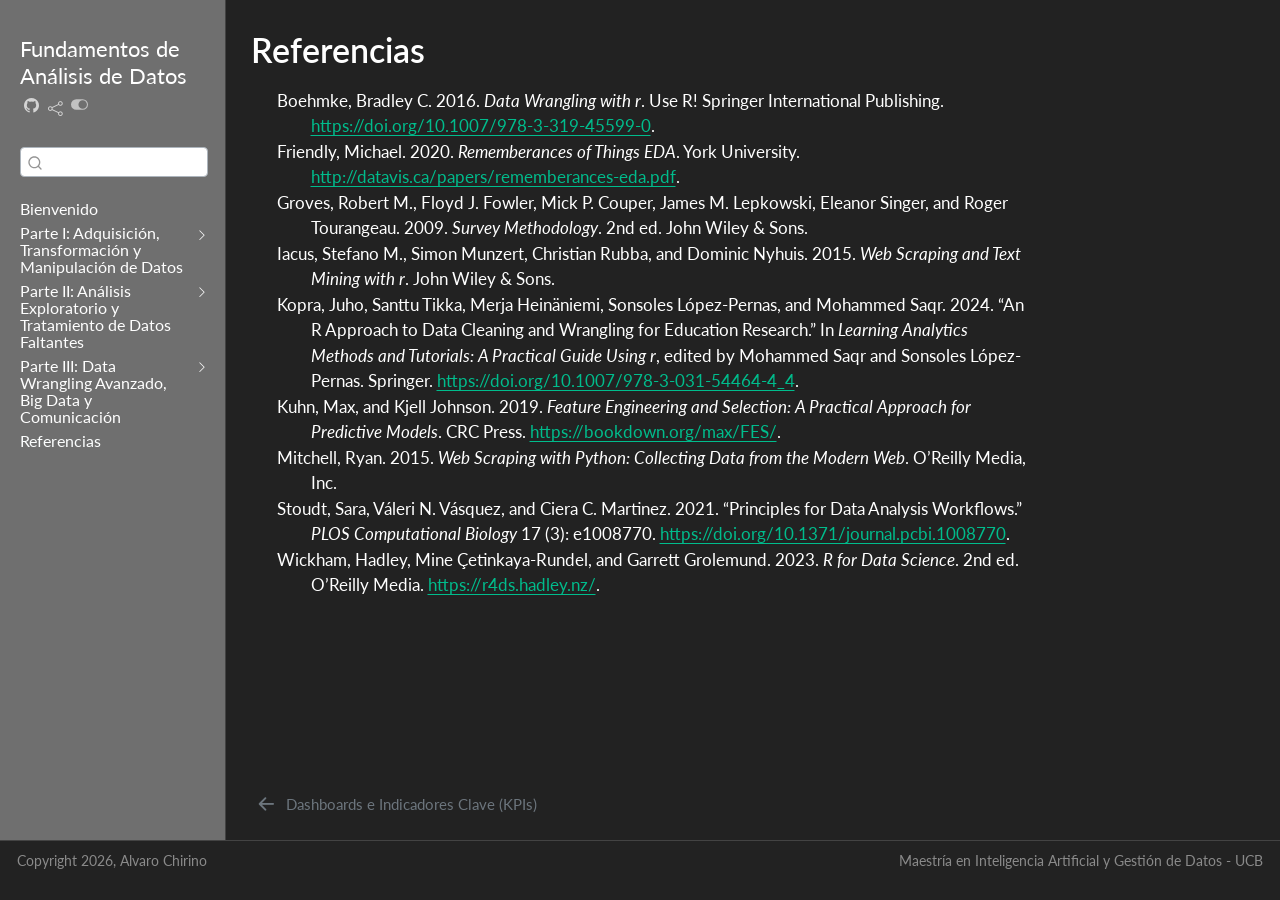
<file: _book/references.html>
<!DOCTYPE html>
<html xmlns="http://www.w3.org/1999/xhtml" lang="en" xml:lang="en"><head>

<meta charset="utf-8">
<meta name="generator" content="quarto-1.10.18">

<meta name="viewport" content="width=device-width, initial-scale=1.0, user-scalable=yes">


<title>Referencias – Fundamentos de Análisis de Datos</title>
<style>
/* Default styles provided by pandoc.
** See https://pandoc.org/MANUAL.html#variables-for-html for config info.
*/
span.smallcaps{font-variant: small-caps;}
div.columns{display: flex; gap: 1.5em;}
div.column{flex: auto;}
@media screen {
div.columns{gap: min(4vw, 1.5em);}
div.column{overflow-x: auto;}
}
div.hanging-indent{margin-left: 1.5em; text-indent: -1.5em;}
ul.task-list{list-style: none;}
ul.task-list li input[type="checkbox"] {
  width: 0.8em;
  margin: 0 0.8em 0.2em -1em; /* quarto-specific, see https://github.com/quarto-dev/quarto-cli/issues/4556 */ 
  vertical-align: middle;
}
/* CSS for citations */
div.csl-bib-body { }
div.csl-entry {
  clear: both;
}
.hanging-indent div.csl-entry {
  margin-left:2em;
  text-indent:-2em;
}
div.csl-left-margin {
  min-width:2em;
  float:left;
}
div.csl-right-inline {
  margin-left:2em;
  padding-left:1em;
}
div.csl-indent {
  margin-left: 2em;
}</style>


<script src="site_libs/quarto-nav/quarto-nav.js"></script>
<script src="site_libs/quarto-nav/headroom.min.js"></script>
<script src="site_libs/clipboard/clipboard.min.js"></script>
<script src="site_libs/quarto-search/autocomplete.umd.js"></script>
<script src="site_libs/quarto-search/fuse.min.js"></script>
<script src="site_libs/quarto-search/quarto-search.js"></script>
<meta name="quarto:offset" content="./">
<link href="./cap9-dashboards-kpis.html" rel="prev">
<script src="site_libs/quarto-html/quarto.js" type="module"></script>
<script src="site_libs/quarto-html/tabsets/tabsets.js" type="module"></script>
<script src="site_libs/quarto-html/popper.min.js"></script>
<script src="site_libs/quarto-html/tippy.umd.min.js"></script>
<script src="site_libs/quarto-html/anchor.min.js"></script>
<link href="site_libs/quarto-html/tippy.css" rel="stylesheet">
<link href="site_libs/quarto-html/quarto-syntax-highlighting-64a204ab8560d761af7679ceaba22944.css" rel="stylesheet" class="quarto-color-scheme" id="quarto-text-highlighting-styles">
<link href="site_libs/quarto-html/quarto-syntax-highlighting-dark-b85bc7c33db8c58e0ec93c3465666fed.css" rel="stylesheet" class="quarto-color-scheme quarto-color-alternate" id="quarto-text-highlighting-styles">
<script src="site_libs/bootstrap/bootstrap.min.js"></script>
<link href="site_libs/bootstrap/bootstrap-icons.css" rel="stylesheet">
<link href="site_libs/bootstrap/bootstrap-2815bcb3ca37e3cb0e324e4adf17580a.min.css" rel="stylesheet" append-hash="true" class="quarto-color-scheme" id="quarto-bootstrap" data-mode="light">
<link href="site_libs/bootstrap/bootstrap-dark-dbdc99282be6f8ab365cefe7450a57b3.min.css" rel="stylesheet" append-hash="true" class="quarto-color-scheme quarto-color-alternate" id="quarto-bootstrap" data-mode="dark">
<script id="quarto-search-options" type="application/json">{
  "location": "sidebar",
  "copy-button": false,
  "collapse-after": 3,
  "panel-placement": "start",
  "type": "textbox",
  "limit": 50,
  "keyboard-shortcut": [
    "f",
    "/",
    "s"
  ],
  "show-item-context": false,
  "language": {
    "search-no-results-text": "No results",
    "search-matching-documents-text": "matching documents",
    "search-copy-link-title": "Copy link to search",
    "search-hide-matches-text": "Hide additional matches",
    "search-more-match-text": "more match in this document",
    "search-more-matches-text": "more matches in this document",
    "search-clear-button-title": "Clear",
    "search-text-placeholder": "",
    "search-detached-cancel-button-title": "Cancel",
    "search-submit-button-title": "Submit",
    "search-label": "Search"
  }
}</script>


<meta name="twitter:title" content="Referencias – Fundamentos de Análisis de Datos">
<meta name="twitter:card" content="summary">
</head>

<body class="nav-sidebar docked quarto-dark"><script id="quarto-html-before-body" type="application/javascript">
    const toggleBodyColorMode = (bsSheetEl) => {
      const mode = bsSheetEl.getAttribute("data-mode");
      const bodyEl = window.document.querySelector("body");
      if (mode === "dark") {
        bodyEl.classList.add("quarto-dark");
        bodyEl.classList.remove("quarto-light");
      } else {
        bodyEl.classList.add("quarto-light");
        bodyEl.classList.remove("quarto-dark");
      }
    }
    const toggleBodyColorPrimary = () => {
      const bsSheetEl = window.document.querySelector("link#quarto-bootstrap:not([rel=disabled-stylesheet])");
      if (bsSheetEl) {
        toggleBodyColorMode(bsSheetEl);
      }
    }
    const setColorSchemeToggle = (alternate) => {
      const toggles = window.document.querySelectorAll('.quarto-color-scheme-toggle');
      for (let i=0; i < toggles.length; i++) {
        const toggle = toggles[i];
        if (toggle) {
          if (alternate) {
            toggle.classList.add("alternate");
          } else {
            toggle.classList.remove("alternate");
          }
        }
      }
    };
    const toggleColorMode = (alternate) => {
      // Switch the stylesheets
      const primaryStylesheets = window.document.querySelectorAll('link.quarto-color-scheme:not(.quarto-color-alternate)');
      const alternateStylesheets = window.document.querySelectorAll('link.quarto-color-scheme.quarto-color-alternate');
      manageTransitions('#quarto-margin-sidebar .nav-link', false);
      if (alternate) {
        // note: dark is layered on light, we don't disable primary!
        enableStylesheet(alternateStylesheets);
        for (const sheetNode of alternateStylesheets) {
          if (sheetNode.id === "quarto-bootstrap") {
            toggleBodyColorMode(sheetNode);
          }
        }
      } else {
        disableStylesheet(alternateStylesheets);
        enableStylesheet(primaryStylesheets)
        toggleBodyColorPrimary();
      }
      manageTransitions('#quarto-margin-sidebar .nav-link', true);
      // Switch the toggles
      setColorSchemeToggle(alternate)
      // Hack to workaround the fact that safari doesn't
      // properly recolor the scrollbar when toggling (#1455)
      if (navigator.userAgent.indexOf('Safari') > 0 && navigator.userAgent.indexOf('Chrome') == -1) {
        manageTransitions("body", false);
        window.scrollTo(0, 1);
        setTimeout(() => {
          window.scrollTo(0, 0);
          manageTransitions("body", true);
        }, 40);
      }
    }
    const disableStylesheet = (stylesheets) => {
      for (let i=0; i < stylesheets.length; i++) {
        const stylesheet = stylesheets[i];
        stylesheet.rel = 'disabled-stylesheet';
      }
    }
    const enableStylesheet = (stylesheets) => {
      for (let i=0; i < stylesheets.length; i++) {
        const stylesheet = stylesheets[i];
        if(stylesheet.rel !== 'stylesheet') { // for Chrome, which will still FOUC without this check
          stylesheet.rel = 'stylesheet';
        }
      }
    }
    const manageTransitions = (selector, allowTransitions) => {
      const els = window.document.querySelectorAll(selector);
      for (let i=0; i < els.length; i++) {
        const el = els[i];
        if (allowTransitions) {
          el.classList.remove('notransition');
        } else {
          el.classList.add('notransition');
        }
      }
    }
    const isFileUrl = () => {
      return window.location.protocol === 'file:';
    }
    const hasAlternateSentinel = () => {
      let styleSentinel = getColorSchemeSentinel();
      if (styleSentinel !== null) {
        return styleSentinel === "alternate";
      } else {
        return false;
      }
    }
    const setStyleSentinel = (alternate) => {
      const value = alternate ? "alternate" : "default";
      if (!isFileUrl()) {
        window.localStorage.setItem("quarto-color-scheme", value);
      } else {
        localAlternateSentinel = value;
      }
    }
    const getColorSchemeSentinel = () => {
      if (!isFileUrl()) {
        const storageValue = window.localStorage.getItem("quarto-color-scheme");
        return storageValue != null ? storageValue : localAlternateSentinel;
      } else {
        return localAlternateSentinel;
      }
    }
    const toggleGiscusIfUsed = (isAlternate, darkModeDefault) => {
      const baseTheme = document.querySelector('#giscus-base-theme')?.value ?? 'light';
      const alternateTheme = document.querySelector('#giscus-alt-theme')?.value ?? 'dark';
      let newTheme = '';
      if(authorPrefersDark) {
        newTheme = isAlternate ? baseTheme : alternateTheme;
      } else {
        newTheme = isAlternate ? alternateTheme : baseTheme;
      }
      const changeGiscusTheme = () => {
        // From: https://github.com/giscus/giscus/issues/336
        const sendMessage = (message) => {
          const iframe = document.querySelector('iframe.giscus-frame');
          if (!iframe) return;
          iframe.contentWindow.postMessage({ giscus: message }, 'https://giscus.app');
        }
        sendMessage({
          setConfig: {
            theme: newTheme
          }
        });
      }
      const isGiscussLoaded = window.document.querySelector('iframe.giscus-frame') !== null;
      if (isGiscussLoaded) {
        changeGiscusTheme();
      }
    };
    const authorPrefersDark = true;
    const darkModeDefault = authorPrefersDark;
    let localAlternateSentinel = darkModeDefault ? 'alternate' : 'default';
    // Dark / light mode switch
    window.quartoToggleColorScheme = () => {
      // Read the current dark / light value
      let toAlternate = !hasAlternateSentinel();
      toggleColorMode(toAlternate);
      setStyleSentinel(toAlternate);
      toggleGiscusIfUsed(toAlternate, darkModeDefault);
      window.dispatchEvent(new Event('resize'));
    };
    // Switch to dark mode if need be
    if (hasAlternateSentinel()) {
      toggleColorMode(true);
    } else {
      toggleColorMode(false);
    }
  </script>

<div id="quarto-search-results"></div>
  <header id="quarto-header" class="headroom fixed-top">
  <nav class="quarto-secondary-nav">
    <div class="container-fluid d-flex">
      <button type="button" class="quarto-btn-toggle btn" data-bs-toggle="collapse" role="button" data-bs-target=".quarto-sidebar-collapse-item" aria-controls="quarto-sidebar" aria-expanded="false" aria-label="Toggle sidebar navigation" onclick="if (window.quartoToggleHeadroom) { window.quartoToggleHeadroom(); }">
        <i class="bi bi-layout-text-sidebar-reverse"></i>
      </button>
        <nav class="quarto-page-breadcrumbs" aria-label="breadcrumb"><ol class="breadcrumb"><li class="breadcrumb-item"><a href="./references.html">Referencias</a></li></ol></nav>
        <a class="flex-grow-1" role="navigation" data-bs-toggle="collapse" data-bs-target=".quarto-sidebar-collapse-item" aria-controls="quarto-sidebar" aria-expanded="false" aria-label="Toggle sidebar navigation" onclick="if (window.quartoToggleHeadroom) { window.quartoToggleHeadroom(); }">      
        </a>
      <button type="button" class="btn quarto-search-button" aria-label="Search" onclick="window.quartoOpenSearch();">
        <i class="bi bi-search"></i>
      </button>
    </div>
  </nav>
</header>
<!-- content -->
<div id="quarto-content" class="quarto-container page-columns page-rows-contents page-layout-article">
<!-- sidebar -->
  <nav id="quarto-sidebar" class="sidebar collapse collapse-horizontal quarto-sidebar-collapse-item sidebar-navigation docked overflow-auto">
    <div class="pt-lg-2 mt-2 text-left sidebar-header">
    <div class="sidebar-title mb-0 py-0">
      <a href="./">Fundamentos de Análisis de Datos</a> 
        <div class="sidebar-tools-main tools-wide">
    <a href="https://github.com/master_fad/" title="Source Code" class="quarto-navigation-tool px-1" aria-label="Source Code"><i class="bi bi-github"></i></a>
    <div class="dropdown">
      <a href="" title="Share" id="quarto-navigation-tool-dropdown-0" class="quarto-navigation-tool dropdown-toggle px-1" data-bs-toggle="dropdown" aria-expanded="false" role="link" aria-label="Share"><i class="bi bi-share"></i></a>
      <ul class="dropdown-menu" aria-labelledby="quarto-navigation-tool-dropdown-0">
          <li>
            <a class="dropdown-item sidebar-tools-main-item" href="https://twitter.com/intent/tweet?url=|url|">
              <i class="bi bi-twitter pe-1"></i>
            Twitter
            </a>
          </li>
          <li>
            <a class="dropdown-item sidebar-tools-main-item" href="https://www.facebook.com/sharer/sharer.php?u=|url|">
              <i class="bi bi-facebook pe-1"></i>
            Facebook
            </a>
          </li>
      </ul>
    </div>
  <a href="" class="quarto-color-scheme-toggle quarto-navigation-tool  px-1" onclick="window.quartoToggleColorScheme(); return false;" title="Toggle dark mode"><i class="bi"></i></a>
</div>
    </div>
      </div>
        <div class="mt-2 flex-shrink-0 align-items-center">
        <div class="sidebar-search">
        <div id="quarto-search" class="" title="Search"></div>
        </div>
        </div>
    <div class="sidebar-menu-container"> 
    <ul class="list-unstyled mt-1">
        <li class="sidebar-item">
  <div class="sidebar-item-container"> 
  <a href="./index.html" class="sidebar-item-text sidebar-link">
 <span class="menu-text">Bienvenido</span></a>
  </div>
</li>
        <li class="sidebar-item sidebar-item-section">
      <div class="sidebar-item-container"> 
            <a class="sidebar-item-text sidebar-link text-start collapsed" data-bs-toggle="collapse" data-bs-target="#quarto-sidebar-section-1" role="navigation" aria-expanded="false">
 <span class="menu-text">Parte I: Adquisición, Transformación y Manipulación de Datos</span></a>
          <a class="sidebar-item-toggle text-start collapsed" data-bs-toggle="collapse" data-bs-target="#quarto-sidebar-section-1" role="navigation" aria-expanded="false" aria-label="Toggle section">
            <i class="bi bi-chevron-right ms-2"></i>
          </a> 
      </div>
      <ul id="quarto-sidebar-section-1" class="collapse list-unstyled sidebar-section depth1 ">  
          <li class="sidebar-item">
  <div class="sidebar-item-container"> 
  <a href="./cap1-adquisicion.html" class="sidebar-item-text sidebar-link">
 <span class="menu-text"><span class="chapter-number">1</span>&nbsp; <span class="chapter-title">Adquisición de Datos y Configuración del Entorno</span></span></a>
  </div>
</li>
          <li class="sidebar-item">
  <div class="sidebar-item-container"> 
  <a href="./cap2-tidy-data.html" class="sidebar-item-text sidebar-link">
 <span class="menu-text"><span class="chapter-number">2</span>&nbsp; <span class="chapter-title">Filosofía Tidy Data, Calidad de Datos y Manipulación Tabular</span></span></a>
  </div>
</li>
          <li class="sidebar-item">
  <div class="sidebar-item-container"> 
  <a href="./cap3-datos-especificos.html" class="sidebar-item-text sidebar-link">
 <span class="menu-text"><span class="chapter-number">3</span>&nbsp; <span class="chapter-title">Datos de Tipo Específico: Cadenas de Texto y Fechas</span></span></a>
  </div>
</li>
      </ul>
  </li>
        <li class="sidebar-item sidebar-item-section">
      <div class="sidebar-item-container"> 
            <a class="sidebar-item-text sidebar-link text-start collapsed" data-bs-toggle="collapse" data-bs-target="#quarto-sidebar-section-2" role="navigation" aria-expanded="false">
 <span class="menu-text">Parte II: Análisis Exploratorio y Tratamiento de Datos Faltantes</span></a>
          <a class="sidebar-item-toggle text-start collapsed" data-bs-toggle="collapse" data-bs-target="#quarto-sidebar-section-2" role="navigation" aria-expanded="false" aria-label="Toggle section">
            <i class="bi bi-chevron-right ms-2"></i>
          </a> 
      </div>
      <ul id="quarto-sidebar-section-2" class="collapse list-unstyled sidebar-section depth1 ">  
          <li class="sidebar-item">
  <div class="sidebar-item-container"> 
  <a href="./cap4-eda-visualizacion.html" class="sidebar-item-text sidebar-link">
 <span class="menu-text">Análisis Exploratorio de Datos: Medidas Estadísticas y Visualización</span></a>
  </div>
</li>
          <li class="sidebar-item">
  <div class="sidebar-item-container"> 
  <a href="./cap5-datos-faltantes.html" class="sidebar-item-text sidebar-link">
 <span class="menu-text">Tratamiento de Datos Faltantes: Diagnóstico y Técnicas Iniciales</span></a>
  </div>
</li>
      </ul>
  </li>
        <li class="sidebar-item sidebar-item-section">
      <div class="sidebar-item-container"> 
            <a class="sidebar-item-text sidebar-link text-start collapsed" data-bs-toggle="collapse" data-bs-target="#quarto-sidebar-section-3" role="navigation" aria-expanded="false">
 <span class="menu-text">Parte III: Data Wrangling Avanzado, Big Data y Comunicación</span></a>
          <a class="sidebar-item-toggle text-start collapsed" data-bs-toggle="collapse" data-bs-target="#quarto-sidebar-section-3" role="navigation" aria-expanded="false" aria-label="Toggle section">
            <i class="bi bi-chevron-right ms-2"></i>
          </a> 
      </div>
      <ul id="quarto-sidebar-section-3" class="collapse list-unstyled sidebar-section depth1 ">  
          <li class="sidebar-item">
  <div class="sidebar-item-container"> 
  <a href="./cap6-wrangling-avanzado.html" class="sidebar-item-text sidebar-link">
 <span class="menu-text">Data Wrangling Avanzado, Programación Funcional y Valores Atípicos</span></a>
  </div>
</li>
          <li class="sidebar-item">
  <div class="sidebar-item-container"> 
  <a href="./cap7-ingenieria_variables.html" class="sidebar-item-text sidebar-link">
 <span class="menu-text"><span class="chapter-number">4</span>&nbsp; <span class="chapter-title">Ingeniería de Características: Creación, Transformación y Codificación de Atributos</span></span></a>
  </div>
</li>
          <li class="sidebar-item">
  <div class="sidebar-item-container"> 
  <a href="./cap9-dashboards-kpis.html" class="sidebar-item-text sidebar-link">
 <span class="menu-text">Dashboards e Indicadores Clave (KPIs)</span></a>
  </div>
</li>
      </ul>
  </li>
        <li class="sidebar-item">
  <div class="sidebar-item-container"> 
  <a href="./references.html" class="sidebar-item-text sidebar-link active">
 <span class="menu-text">Referencias</span></a>
  </div>
</li>
    </ul>
    </div>
</nav>
<div id="quarto-sidebar-glass" class="quarto-sidebar-collapse-item" data-bs-toggle="collapse" data-bs-target=".quarto-sidebar-collapse-item"></div>
<!-- margin-sidebar -->
    <div id="quarto-margin-sidebar" class="sidebar margin-sidebar zindex-bottom">
        
    </div>
<!-- main -->
<main class="content" id="quarto-document-content">


<header id="title-block-header" class="quarto-title-block default">
<div class="quarto-title">
<h1 class="title">Referencias</h1>
</div>



<div class="quarto-title-meta">

    
  
    
  </div>
  


</header>


<div id="refs" class="references csl-bib-body hanging-indent" role="list">
<div id="ref-boehmke2016data" class="csl-entry" role="listitem">
Boehmke, Bradley C. 2016. <em>Data Wrangling with r</em>. Use
<span>R</span>! Springer International Publishing. <a href="https://doi.org/10.1007/978-3-319-45599-0">https://doi.org/10.1007/978-3-319-45599-0</a>.
</div>
<div id="ref-rememberances_eda" class="csl-entry" role="listitem">
Friendly, Michael. 2020. <em>Rememberances of Things
<span>EDA</span></em>. York University. <a href="http://datavis.ca/papers/rememberances-eda.pdf">http://datavis.ca/papers/rememberances-eda.pdf</a>.
</div>
<div id="ref-groves2009survey" class="csl-entry" role="listitem">
Groves, Robert M., Floyd J. Fowler, Mick P. Couper, James M. Lepkowski,
Eleanor Singer, and Roger Tourangeau. 2009. <em>Survey Methodology</em>.
2nd ed. John Wiley &amp; Sons.
</div>
<div id="ref-Iacus2015" class="csl-entry" role="listitem">
Iacus, Stefano M., Simon Munzert, Christian Rubba, and Dominic Nyhuis.
2015. <em>Web Scraping and Text Mining with r</em>. John Wiley &amp;
Sons.
</div>
<div id="ref-kopra2024r" class="csl-entry" role="listitem">
Kopra, Juho, Santtu Tikka, Merja Heinäniemi, Sonsoles López-Pernas, and
Mohammed Saqr. 2024. <span>“An <span>R</span> Approach to Data Cleaning
and Wrangling for Education Research.”</span> In <em>Learning Analytics
Methods and Tutorials: A Practical Guide Using r</em>, edited by
Mohammed Saqr and Sonsoles López-Pernas. Springer. <a href="https://doi.org/10.1007/978-3-031-54464-4_4">https://doi.org/10.1007/978-3-031-54464-4_4</a>.
</div>
<div id="ref-kuhn2019feature" class="csl-entry" role="listitem">
Kuhn, Max, and Kjell Johnson. 2019. <em>Feature Engineering and
Selection: A Practical Approach for Predictive Models</em>. CRC Press.
<a href="https://bookdown.org/max/FES/">https://bookdown.org/max/FES/</a>.
</div>
<div id="ref-Mitchell2015" class="csl-entry" role="listitem">
Mitchell, Ryan. 2015. <em>Web Scraping with Python: Collecting Data from
the Modern Web</em>. O’Reilly Media, Inc.
</div>
<div id="ref-stoudt2021principles" class="csl-entry" role="listitem">
Stoudt, Sara, Váleri N. Vásquez, and Ciera C. Martinez. 2021.
<span>“Principles for Data Analysis Workflows.”</span> <em>PLOS
Computational Biology</em> 17 (3): e1008770. <a href="https://doi.org/10.1371/journal.pcbi.1008770">https://doi.org/10.1371/journal.pcbi.1008770</a>.
</div>
<div id="ref-wickham2023r" class="csl-entry" role="listitem">
Wickham, Hadley, Mine Çetinkaya-Rundel, and Garrett Grolemund. 2023.
<em>R for Data Science</em>. 2nd ed. O’Reilly Media. <a href="https://r4ds.hadley.nz/">https://r4ds.hadley.nz/</a>.
</div>
</div>



</main> <!-- /main -->
<script id="quarto-html-after-body" type="application/javascript">
  window.document.addEventListener("DOMContentLoaded", function (event) {
    // Ensure there is a toggle, if there isn't float one in the top right
    if (window.document.querySelector('.quarto-color-scheme-toggle') === null) {
      const a = window.document.createElement('a');
      a.classList.add('top-right');
      a.classList.add('quarto-color-scheme-toggle');
      a.href = "";
      a.onclick = function() { try { window.quartoToggleColorScheme(); } catch {} return false; };
      const i = window.document.createElement("i");
      i.classList.add('bi');
      a.appendChild(i);
      window.document.body.appendChild(a);
    }
    setColorSchemeToggle(hasAlternateSentinel())
    const icon = "";
    const anchorJS = new window.AnchorJS();
    anchorJS.options = {
      placement: 'right',
      icon: icon
    };
    anchorJS.add('.anchored');
    const isCodeAnnotation = (el) => {
      for (const clz of el.classList) {
        if (clz.startsWith('code-annotation-')) {                     
          return true;
        }
      }
      return false;
    }
    const onCopySuccess = function(e) {
      // button target
      const button = e.trigger;
      // don't keep focus
      button.blur();
      // flash "checked"
      button.classList.add('code-copy-button-checked');
      var currentTitle = button.getAttribute("title");
      button.setAttribute("title", "Copied!");
      let tooltip;
      if (window.bootstrap) {
        button.setAttribute("data-bs-toggle", "tooltip");
        button.setAttribute("data-bs-placement", "left");
        button.setAttribute("data-bs-title", "Copied!");
        tooltip = new bootstrap.Tooltip(button, 
          { trigger: "manual", 
            customClass: "code-copy-button-tooltip",
            offset: [0, -8]});
        tooltip.show();    
      }
      setTimeout(function() {
        if (tooltip) {
          tooltip.hide();
          button.removeAttribute("data-bs-title");
          button.removeAttribute("data-bs-toggle");
          button.removeAttribute("data-bs-placement");
        }
        button.setAttribute("title", currentTitle);
        button.classList.remove('code-copy-button-checked');
      }, 1000);
      // clear code selection
      e.clearSelection();
    }
    const getTextToCopy = function(trigger) {
      const outerScaffold = trigger.parentElement.cloneNode(true);
      const codeEl = outerScaffold.querySelector('code');
      for (const childEl of codeEl.children) {
        if (isCodeAnnotation(childEl)) {
          childEl.remove();
        }
      }
      return codeEl.innerText;
    }
    const clipboard = new window.ClipboardJS('.code-copy-button:not([data-in-quarto-modal])', {
      text: getTextToCopy
    });
    clipboard.on('success', onCopySuccess);
    if (window.document.getElementById('quarto-embedded-source-code-modal')) {
      const clipboardModal = new window.ClipboardJS('.code-copy-button[data-in-quarto-modal]', {
        text: getTextToCopy,
        container: window.document.getElementById('quarto-embedded-source-code-modal')
      });
      clipboardModal.on('success', onCopySuccess);
    }
      var localhostRegex = new RegExp(/^(?:http|https):\/\/localhost\:?[0-9]*\//);
      var mailtoRegex = new RegExp(/^mailto:/);
        var filterRegex = new RegExp("https:\/\/alvarolimber\.github\.io\/master_fad\/_book");
      var isInternal = (href) => {
          return filterRegex.test(href) || localhostRegex.test(href) || mailtoRegex.test(href);
      }
      // Inspect non-navigation links and adorn them if external
     var links = window.document.querySelectorAll('a[href]:not(.nav-link):not(.navbar-brand):not(.toc-action):not(.sidebar-link):not(.sidebar-item-toggle):not(.pagination-link):not(.no-external):not([aria-hidden]):not(.dropdown-item):not(.quarto-navigation-tool):not(.about-link)');
      for (var i=0; i<links.length; i++) {
        const link = links[i];
        if (!isInternal(link.href)) {
          // undo the damage that might have been done by quarto-nav.js in the case of
          // links that we want to consider external
          if (link.dataset.originalHref !== undefined) {
            link.href = link.dataset.originalHref;
          }
        }
      }
    function tippyHover(el, contentFn, onTriggerFn, onUntriggerFn) {
      const config = {
        allowHTML: true,
        maxWidth: 500,
        delay: 100,
        arrow: false,
        appendTo: function(el) {
            return el.parentElement;
        },
        interactive: true,
        interactiveBorder: 10,
        theme: 'quarto',
        placement: 'bottom-start',
      };
      if (contentFn) {
        config.content = contentFn;
      }
      if (onTriggerFn) {
        config.onTrigger = onTriggerFn;
      }
      if (onUntriggerFn) {
        config.onUntrigger = onUntriggerFn;
      }
      window.tippy(el, config); 
    }
    const noterefs = window.document.querySelectorAll('a[role="doc-noteref"]');
    for (var i=0; i<noterefs.length; i++) {
      const ref = noterefs[i];
      tippyHover(ref, function() {
        // use id or data attribute instead here
        let href = ref.getAttribute('data-footnote-href') || ref.getAttribute('href');
        try { href = new URL(href).hash; } catch {}
        const id = href.replace(/^#\/?/, "");
        const note = window.document.getElementById(id);
        if (note) {
          return note.innerHTML;
        } else {
          return "";
        }
      });
    }
    const xrefs = window.document.querySelectorAll('a.quarto-xref');
    const processXRef = (id, note) => {
      // Strip column container classes
      const stripColumnClz = (el) => {
        el.classList.remove("page-full", "page-columns");
        if (el.children) {
          for (const child of el.children) {
            stripColumnClz(child);
          }
        }
      }
      stripColumnClz(note)
      if (id === null || id.startsWith('sec-')) {
        // Special case sections, only their first couple elements
        const container = document.createElement("div");
        if (note.children && note.children.length > 2) {
          container.appendChild(note.children[0].cloneNode(true));
          for (let i = 1; i < note.children.length; i++) {
            const child = note.children[i];
            if (child.tagName === "P" && child.innerText === "") {
              continue;
            } else {
              container.appendChild(child.cloneNode(true));
              break;
            }
          }
          if (window.Quarto?.typesetMath) {
            window.Quarto.typesetMath(container);
          }
          return container.innerHTML
        } else {
          if (window.Quarto?.typesetMath) {
            window.Quarto.typesetMath(note);
          }
          return note.innerHTML;
        }
      } else {
        // Remove any anchor links if they are present
        const anchorLink = note.querySelector('a.anchorjs-link');
        if (anchorLink) {
          anchorLink.remove();
        }
        if (window.Quarto?.typesetMath) {
          window.Quarto.typesetMath(note);
        }
        if (note.classList.contains("callout")) {
          return note.outerHTML;
        } else {
          return note.innerHTML;
        }
      }
    }
    for (var i=0; i<xrefs.length; i++) {
      const xref = xrefs[i];
      tippyHover(xref, undefined, function(instance) {
        instance.disable();
        let url = xref.getAttribute('href');
        let hash = undefined; 
        if (url.startsWith('#')) {
          hash = url;
        } else {
          try { hash = new URL(url).hash; } catch {}
        }
        if (hash) {
          const id = hash.replace(/^#\/?/, "");
          const note = window.document.getElementById(id);
          if (note !== null) {
            try {
              const html = processXRef(id, note.cloneNode(true));
              instance.setContent(html);
            } finally {
              instance.enable();
              instance.show();
            }
          } else {
            // See if we can fetch this
            fetch(url.split('#')[0])
            .then(res => res.text())
            .then(html => {
              const parser = new DOMParser();
              const htmlDoc = parser.parseFromString(html, "text/html");
              const note = htmlDoc.getElementById(id);
              if (note !== null) {
                const html = processXRef(id, note);
                instance.setContent(html);
              } 
            }).finally(() => {
              instance.enable();
              instance.show();
            });
          }
        } else {
          // See if we can fetch a full url (with no hash to target)
          // This is a special case and we should probably do some content thinning / targeting
          fetch(url)
          .then(res => res.text())
          .then(html => {
            const parser = new DOMParser();
            const htmlDoc = parser.parseFromString(html, "text/html");
            const note = htmlDoc.querySelector('main.content');
            if (note !== null) {
              // This should only happen for chapter cross references
              // (since there is no id in the URL)
              // remove the first header
              if (note.children.length > 0 && note.children[0].tagName === "HEADER") {
                note.children[0].remove();
              }
              const html = processXRef(null, note);
              instance.setContent(html);
            } 
          }).finally(() => {
            instance.enable();
            instance.show();
          });
        }
      }, function(instance) {
      });
    }
        let selectedAnnoteEl;
        const selectorForAnnotation = ( cell, annotation) => {
          let cellAttr = 'data-code-cell="' + cell + '"';
          let lineAttr = 'data-code-annotation="' +  annotation + '"';
          const selector = 'span[' + cellAttr + '][' + lineAttr + ']';
          return selector;
        }
        const selectCodeLines = (annoteEl) => {
          const doc = window.document;
          const targetCell = annoteEl.getAttribute("data-target-cell");
          const targetAnnotation = annoteEl.getAttribute("data-target-annotation");
          const annoteSpan = window.document.querySelector(selectorForAnnotation(targetCell, targetAnnotation));
          const lines = annoteSpan.getAttribute("data-code-lines").split(",");
          const lineIds = lines.map((line) => {
            return targetCell + "-" + line;
          })
          let top = null;
          let height = null;
          let parent = null;
          if (lineIds.length > 0) {
              //compute the position of the single el (top and bottom and make a div)
              const el = window.document.getElementById(lineIds[0]);
              top = el.offsetTop;
              height = el.offsetHeight;
              parent = el.parentElement.parentElement;
            if (lineIds.length > 1) {
              const lastEl = window.document.getElementById(lineIds[lineIds.length - 1]);
              const bottom = lastEl.offsetTop + lastEl.offsetHeight;
              height = bottom - top;
            }
            if (top !== null && height !== null && parent !== null) {
              // cook up a div (if necessary) and position it 
              let div = window.document.getElementById("code-annotation-line-highlight");
              if (div === null) {
                div = window.document.createElement("div");
                div.setAttribute("id", "code-annotation-line-highlight");
                div.style.position = 'absolute';
                parent.appendChild(div);
              }
              div.style.top = top - 2 + "px";
              div.style.height = height + 4 + "px";
              div.style.left = 0;
              let gutterDiv = window.document.getElementById("code-annotation-line-highlight-gutter");
              if (gutterDiv === null) {
                gutterDiv = window.document.createElement("div");
                gutterDiv.setAttribute("id", "code-annotation-line-highlight-gutter");
                gutterDiv.style.position = 'absolute';
                const codeCell = window.document.getElementById(targetCell);
                const gutter = codeCell.querySelector('.code-annotation-gutter');
                gutter.appendChild(gutterDiv);
              }
              gutterDiv.style.top = top - 2 + "px";
              gutterDiv.style.height = height + 4 + "px";
            }
            selectedAnnoteEl = annoteEl;
          }
        };
        const unselectCodeLines = () => {
          const elementsIds = ["code-annotation-line-highlight", "code-annotation-line-highlight-gutter"];
          elementsIds.forEach((elId) => {
            const div = window.document.getElementById(elId);
            if (div) {
              div.remove();
            }
          });
          selectedAnnoteEl = undefined;
        };
          // Handle positioning of the toggle
      window.addEventListener(
        "resize",
        throttle(() => {
          elRect = undefined;
          if (selectedAnnoteEl) {
            selectCodeLines(selectedAnnoteEl);
          }
        }, 10)
      );
      function throttle(fn, ms) {
      let throttle = false;
      let timer;
        return (...args) => {
          if(!throttle) { // first call gets through
              fn.apply(this, args);
              throttle = true;
          } else { // all the others get throttled
              if(timer) clearTimeout(timer); // cancel #2
              timer = setTimeout(() => {
                fn.apply(this, args);
                timer = throttle = false;
              }, ms);
          }
        };
      }
        // Attach click handler to the DT
        const annoteDls = window.document.querySelectorAll('dt[data-target-cell]');
        for (const annoteDlNode of annoteDls) {
          annoteDlNode.addEventListener('click', (event) => {
            const clickedEl = event.target;
            if (clickedEl !== selectedAnnoteEl) {
              unselectCodeLines();
              const activeEl = window.document.querySelector('dt[data-target-cell].code-annotation-active');
              if (activeEl) {
                activeEl.classList.remove('code-annotation-active');
              }
              selectCodeLines(clickedEl);
              clickedEl.classList.add('code-annotation-active');
            } else {
              // Unselect the line
              unselectCodeLines();
              clickedEl.classList.remove('code-annotation-active');
            }
          });
        }
    const findCites = (el) => {
      const parentEl = el.parentElement;
      if (parentEl) {
        const cites = parentEl.dataset.cites;
        if (cites) {
          return {
            el,
            cites: cites.split(' ')
          };
        } else {
          return findCites(el.parentElement)
        }
      } else {
        return undefined;
      }
    };
    var bibliorefs = window.document.querySelectorAll('a[role="doc-biblioref"]');
    for (var i=0; i<bibliorefs.length; i++) {
      const ref = bibliorefs[i];
      const citeInfo = findCites(ref);
      if (citeInfo) {
        tippyHover(citeInfo.el, function() {
          var popup = window.document.createElement('div');
          citeInfo.cites.forEach(function(cite) {
            var citeDiv = window.document.createElement('div');
            citeDiv.classList.add('hanging-indent');
            citeDiv.classList.add('csl-entry');
            var biblioDiv = window.document.getElementById('ref-' + cite);
            if (biblioDiv) {
              citeDiv.innerHTML = biblioDiv.innerHTML;
            }
            popup.appendChild(citeDiv);
          });
          return popup.innerHTML;
        });
      }
    }
  });
  </script>
<nav class="page-navigation">
  <div class="nav-page nav-page-previous">
      <a href="./cap9-dashboards-kpis.html" class="pagination-link" aria-label="Dashboards e Indicadores Clave (KPIs)">
        <i class="bi bi-arrow-left-short"></i> <span class="nav-page-text">Dashboards e Indicadores Clave (KPIs)</span>
      </a>          
  </div>
  <div class="nav-page nav-page-next">
  </div>
</nav>
</div> <!-- /content -->
<footer class="footer">
  <div class="nav-footer">
    <div class="nav-footer-left">
<p>Copyright 2026, Alvaro Chirino</p>
</div>   
    <div class="nav-footer-center">
      &nbsp;
    </div>
    <div class="nav-footer-right">
<p>Maestría en Inteligencia Artificial y Gestión de Datos - UCB</p>
</div>
  </div>
</footer>




</body></html>
</file>
<file: _book/site_libs/quarto-html/tippy.css>
.tippy-box[data-animation=fade][data-state=hidden]{opacity:0}[data-tippy-root]{max-width:calc(100vw - 10px)}.tippy-box{position:relative;background-color:#333;color:#fff;border-radius:4px;font-size:14px;line-height:1.4;white-space:normal;outline:0;transition-property:transform,visibility,opacity}.tippy-box[data-placement^=top]>.tippy-arrow{bottom:0}.tippy-box[data-placement^=top]>.tippy-arrow:before{bottom:-7px;left:0;border-width:8px 8px 0;border-top-color:initial;transform-origin:center top}.tippy-box[data-placement^=bottom]>.tippy-arrow{top:0}.tippy-box[data-placement^=bottom]>.tippy-arrow:before{top:-7px;left:0;border-width:0 8px 8px;border-bottom-color:initial;transform-origin:center bottom}.tippy-box[data-placement^=left]>.tippy-arrow{right:0}.tippy-box[data-placement^=left]>.tippy-arrow:before{border-width:8px 0 8px 8px;border-left-color:initial;right:-7px;transform-origin:center left}.tippy-box[data-placement^=right]>.tippy-arrow{left:0}.tippy-box[data-placement^=right]>.tippy-arrow:before{left:-7px;border-width:8px 8px 8px 0;border-right-color:initial;transform-origin:center right}.tippy-box[data-inertia][data-state=visible]{transition-timing-function:cubic-bezier(.54,1.5,.38,1.11)}.tippy-arrow{width:16px;height:16px;color:#333}.tippy-arrow:before{content:"";position:absolute;border-color:transparent;border-style:solid}.tippy-content{position:relative;padding:5px 9px;z-index:1}
</file>
<file: _book/site_libs/quarto-html/quarto-syntax-highlighting-64a204ab8560d761af7679ceaba22944.css>
/* quarto syntax highlight colors */
:root {
  --quarto-hl-ot-color: #003B4F;
  --quarto-hl-at-color: #657422;
  --quarto-hl-ss-color: #20794D;
  --quarto-hl-an-color: #5E5E5E;
  --quarto-hl-fu-color: #4758AB;
  --quarto-hl-st-color: #20794D;
  --quarto-hl-cf-color: #003B4F;
  --quarto-hl-op-color: #5E5E5E;
  --quarto-hl-er-color: #AD0000;
  --quarto-hl-bn-color: #AD0000;
  --quarto-hl-al-color: #AD0000;
  --quarto-hl-va-color: #111111;
  --quarto-hl-bu-color: inherit;
  --quarto-hl-ex-color: inherit;
  --quarto-hl-pp-color: #AD0000;
  --quarto-hl-in-color: #5E5E5E;
  --quarto-hl-vs-color: #20794D;
  --quarto-hl-wa-color: #5E5E5E;
  --quarto-hl-do-color: #5E5E5E;
  --quarto-hl-im-color: #00769E;
  --quarto-hl-ch-color: #20794D;
  --quarto-hl-dt-color: #AD0000;
  --quarto-hl-fl-color: #AD0000;
  --quarto-hl-co-color: #5E5E5E;
  --quarto-hl-cv-color: #5E5E5E;
  --quarto-hl-cn-color: #8f5902;
  --quarto-hl-sc-color: #5E5E5E;
  --quarto-hl-dv-color: #AD0000;
  --quarto-hl-kw-color: #003B4F;
}

/* other quarto variables */
:root {
  --quarto-font-monospace: SFMono-Regular, Menlo, Monaco, Consolas, "Liberation Mono", "Courier New", monospace;
}

/* syntax highlight based on Pandoc's rules */
pre > code.sourceCode > span {
  color: #003B4F;
}

code.sourceCode > span {
  color: #003B4F;
}

div.sourceCode,
div.sourceCode pre.sourceCode {
  color: #003B4F;
}

/* Normal */
code span {
  color: #003B4F;
}

/* Alert */
code span.al {
  color: #AD0000;
  font-style: inherit;
}

/* Annotation */
code span.an {
  color: #5E5E5E;
  font-style: inherit;
}

/* Attribute */
code span.at {
  color: #657422;
  font-style: inherit;
}

/* BaseN */
code span.bn {
  color: #AD0000;
  font-style: inherit;
}

/* BuiltIn */
code span.bu {
  font-style: inherit;
}

/* ControlFlow */
code span.cf {
  color: #003B4F;
  font-weight: bold;
  font-style: inherit;
}

/* Char */
code span.ch {
  color: #20794D;
  font-style: inherit;
}

/* Constant */
code span.cn {
  color: #8f5902;
  font-style: inherit;
}

/* Comment */
code span.co {
  color: #5E5E5E;
  font-style: inherit;
}

/* CommentVar */
code span.cv {
  color: #5E5E5E;
  font-style: italic;
}

/* Documentation */
code span.do {
  color: #5E5E5E;
  font-style: italic;
}

/* DataType */
code span.dt {
  color: #AD0000;
  font-style: inherit;
}

/* DecVal */
code span.dv {
  color: #AD0000;
  font-style: inherit;
}

/* Error */
code span.er {
  color: #AD0000;
  font-style: inherit;
}

/* Extension */
code span.ex {
  font-style: inherit;
}

/* Float */
code span.fl {
  color: #AD0000;
  font-style: inherit;
}

/* Function */
code span.fu {
  color: #4758AB;
  font-style: inherit;
}

/* Import */
code span.im {
  color: #00769E;
  font-style: inherit;
}

/* Information */
code span.in {
  color: #5E5E5E;
  font-style: inherit;
}

/* Keyword */
code span.kw {
  color: #003B4F;
  font-weight: bold;
  font-style: inherit;
}

/* Operator */
code span.op {
  color: #5E5E5E;
  font-style: inherit;
}

/* Other */
code span.ot {
  color: #003B4F;
  font-style: inherit;
}

/* Preprocessor */
code span.pp {
  color: #AD0000;
  font-style: inherit;
}

/* SpecialChar */
code span.sc {
  color: #5E5E5E;
  font-style: inherit;
}

/* SpecialString */
code span.ss {
  color: #20794D;
  font-style: inherit;
}

/* String */
code span.st {
  color: #20794D;
  font-style: inherit;
}

/* Variable */
code span.va {
  color: #111111;
  font-style: inherit;
}

/* VerbatimString */
code span.vs {
  color: #20794D;
  font-style: inherit;
}

/* Warning */
code span.wa {
  color: #5E5E5E;
  font-style: italic;
}

.prevent-inlining {
  content: "</";
}

/*# sourceMappingURL=9d8d5bb603a83b8298b89080a598c93b.css.map */
</file>
<file: _book/site_libs/quarto-html/quarto-syntax-highlighting-dark-b85bc7c33db8c58e0ec93c3465666fed.css>
/* quarto syntax highlight colors */
:root {
  --quarto-hl-al-color: #f07178;
  --quarto-hl-an-color: #d4d0ab;
  --quarto-hl-at-color: #00e0e0;
  --quarto-hl-bn-color: #d4d0ab;
  --quarto-hl-bu-color: #abe338;
  --quarto-hl-ch-color: #abe338;
  --quarto-hl-co-color: #f8f8f2;
  --quarto-hl-cv-color: #ffd700;
  --quarto-hl-cn-color: #ffd700;
  --quarto-hl-cf-color: #ffa07a;
  --quarto-hl-dt-color: #ffa07a;
  --quarto-hl-dv-color: #d4d0ab;
  --quarto-hl-do-color: #f8f8f2;
  --quarto-hl-er-color: #f07178;
  --quarto-hl-ex-color: #00e0e0;
  --quarto-hl-fl-color: #d4d0ab;
  --quarto-hl-fu-color: #ffa07a;
  --quarto-hl-im-color: #abe338;
  --quarto-hl-in-color: #d4d0ab;
  --quarto-hl-kw-color: #ffa07a;
  --quarto-hl-op-color: #ffa07a;
  --quarto-hl-ot-color: #00e0e0;
  --quarto-hl-pp-color: #dcc6e0;
  --quarto-hl-re-color: #00e0e0;
  --quarto-hl-sc-color: #abe338;
  --quarto-hl-ss-color: #abe338;
  --quarto-hl-st-color: #abe338;
  --quarto-hl-va-color: #00e0e0;
  --quarto-hl-vs-color: #abe338;
  --quarto-hl-wa-color: #dcc6e0;
}

/* other quarto variables */
:root {
  --quarto-font-monospace: SFMono-Regular, Menlo, Monaco, Consolas, "Liberation Mono", "Courier New", monospace;
}

/* syntax highlight based on Pandoc's rules */
pre > code.sourceCode > span {
  color: #f8f8f2;
}

code.sourceCode > span {
  color: #f8f8f2;
}

div.sourceCode,
div.sourceCode pre.sourceCode {
  color: #f8f8f2;
}

/* Normal */
code span {
  color: #f8f8f2;
}

/* Alert */
code span.al {
  color: #f07178;
}

/* Annotation */
code span.an {
  color: #d4d0ab;
}

/* Attribute */
code span.at {
  color: #00e0e0;
}

/* BaseN */
code span.bn {
  color: #d4d0ab;
}

/* BuiltIn */
code span.bu {
  color: #abe338;
}

/* ControlFlow */
code span.cf {
  font-weight: bold;
  color: #ffa07a;
}

/* Char */
code span.ch {
  color: #abe338;
}

/* Constant */
code span.cn {
  color: #ffd700;
}

/* Comment */
code span.co {
  font-style: italic;
  color: #f8f8f2;
}

/* CommentVar */
code span.cv {
  color: #ffd700;
}

/* Documentation */
code span.do {
  color: #f8f8f2;
}

/* DataType */
code span.dt {
  color: #ffa07a;
}

/* DecVal */
code span.dv {
  color: #d4d0ab;
}

/* Error */
code span.er {
  color: #f07178;
  text-decoration: underline;
}

/* Extension */
code span.ex {
  font-weight: bold;
  color: #00e0e0;
}

/* Float */
code span.fl {
  color: #d4d0ab;
}

/* Function */
code span.fu {
  color: #ffa07a;
}

/* Import */
code span.im {
  color: #abe338;
}

/* Information */
code span.in {
  color: #d4d0ab;
}

/* Keyword */
code span.kw {
  font-weight: bold;
  color: #ffa07a;
}

/* Operator */
code span.op {
  color: #ffa07a;
}

/* Other */
code span.ot {
  color: #00e0e0;
}

/* Preprocessor */
code span.pp {
  color: #dcc6e0;
}

/* RegionMarker */
code span.re {
  background-color: #f8f8f2;
  color: #00e0e0;
}

/* SpecialChar */
code span.sc {
  color: #abe338;
}

/* SpecialString */
code span.ss {
  color: #abe338;
}

/* String */
code span.st {
  color: #abe338;
}

/* Variable */
code span.va {
  color: #00e0e0;
}

/* VerbatimString */
code span.vs {
  color: #abe338;
}

/* Warning */
code span.wa {
  color: #dcc6e0;
}

.prevent-inlining {
  content: "</";
}

/*# sourceMappingURL=4ed8f1090dec6531da29ab00902aa718.css.map */
</file>
